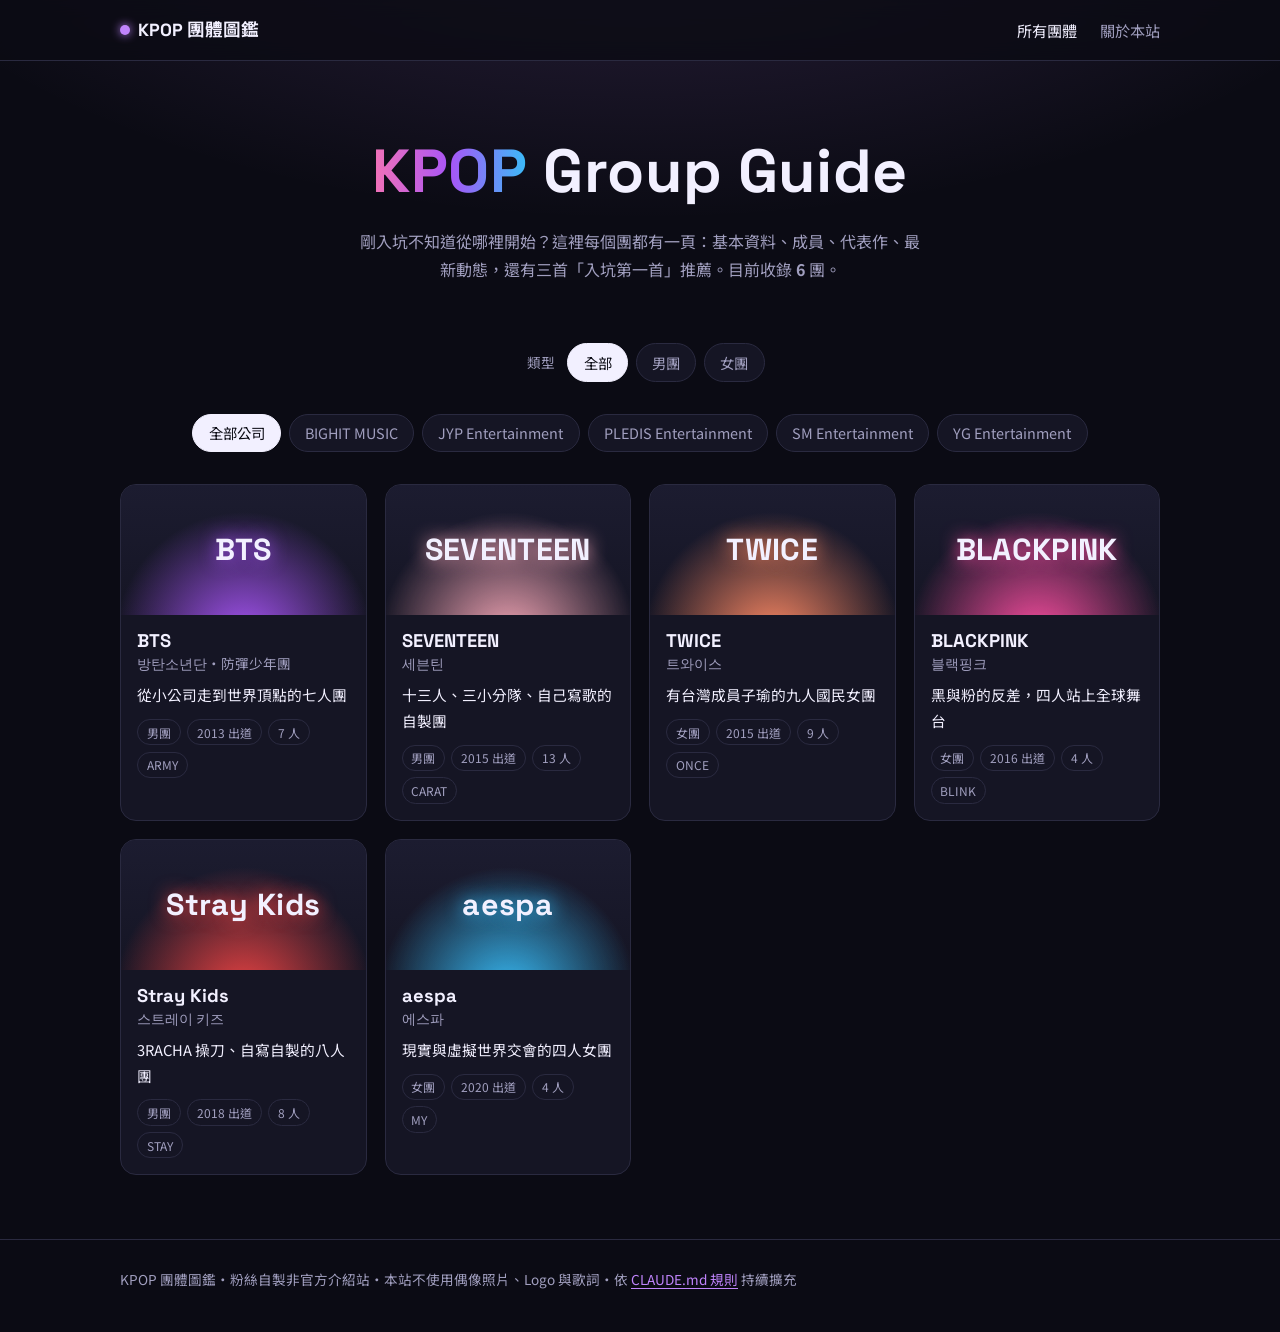
<file: index.html>
<!DOCTYPE html>
<html lang="zh-Hant-TW">
<head>
  <meta charset="UTF-8">
  <meta name="viewport" content="width=device-width, initial-scale=1.0">
  <title>KPOP 團體圖鑑</title>
  <meta name="description" content="給新粉絲的 KPOP 團體入坑指南：每團一頁，成員、代表作、最新動態與入坑推薦。">
  <link rel="preconnect" href="https://fonts.googleapis.com">
  <link rel="preconnect" href="https://fonts.gstatic.com" crossorigin>
  <link href="https://fonts.googleapis.com/css2?family=Noto+Sans+TC:wght@400;500;700&family=Space+Grotesk:wght@500;700&display=swap" rel="stylesheet">
  <link rel="stylesheet" href="assets/css/style.css">
</head>
<body>

<header class="site-header">
  <div class="container">
    <a class="brand" href="index.html"><span class="brand-dot"></span>KPOP 團體圖鑑</a>
    <nav class="site-nav">
      <a href="index.html" aria-current="page">所有團體</a>
      <a href="about.html">關於本站</a>
    </nav>
  </div>
</header>

<main class="container">
  <section class="home-hero">
    <h1 class="en"><span>KPOP</span> Group Guide</h1>
    <p>剛入坑不知道從哪裡開始？這裡每個團都有一頁：基本資料、成員、代表作、最新動態，還有三首「入坑第一首」推薦。目前收錄 <strong id="group-count">0</strong> 團。</p>
  </section>

  <div class="filters" role="group" aria-label="篩選">
    <span class="filter-label">類型</span>
    <button class="chip" data-type="all" aria-pressed="true">全部</button>
    <button class="chip" data-type="boy" aria-pressed="false">男團</button>
    <button class="chip" data-type="girl" aria-pressed="false">女團</button>
  </div>
  <div class="filters" id="agency-filters" role="group" aria-label="經紀公司篩選"></div>

  <div class="grid" id="group-grid"></div>
</main>

<footer class="site-footer">
  <div class="container">
    KPOP 團體圖鑑・粉絲自製非官方介紹站・本站不使用偶像照片、Logo 與歌詞・依 <a href="about.html">CLAUDE.md 規則</a> 持續擴充
  </div>
</footer>

<script src="assets/js/groups-data.js"></script>
<script src="assets/js/main.js"></script>
</body>
</html>
</file>
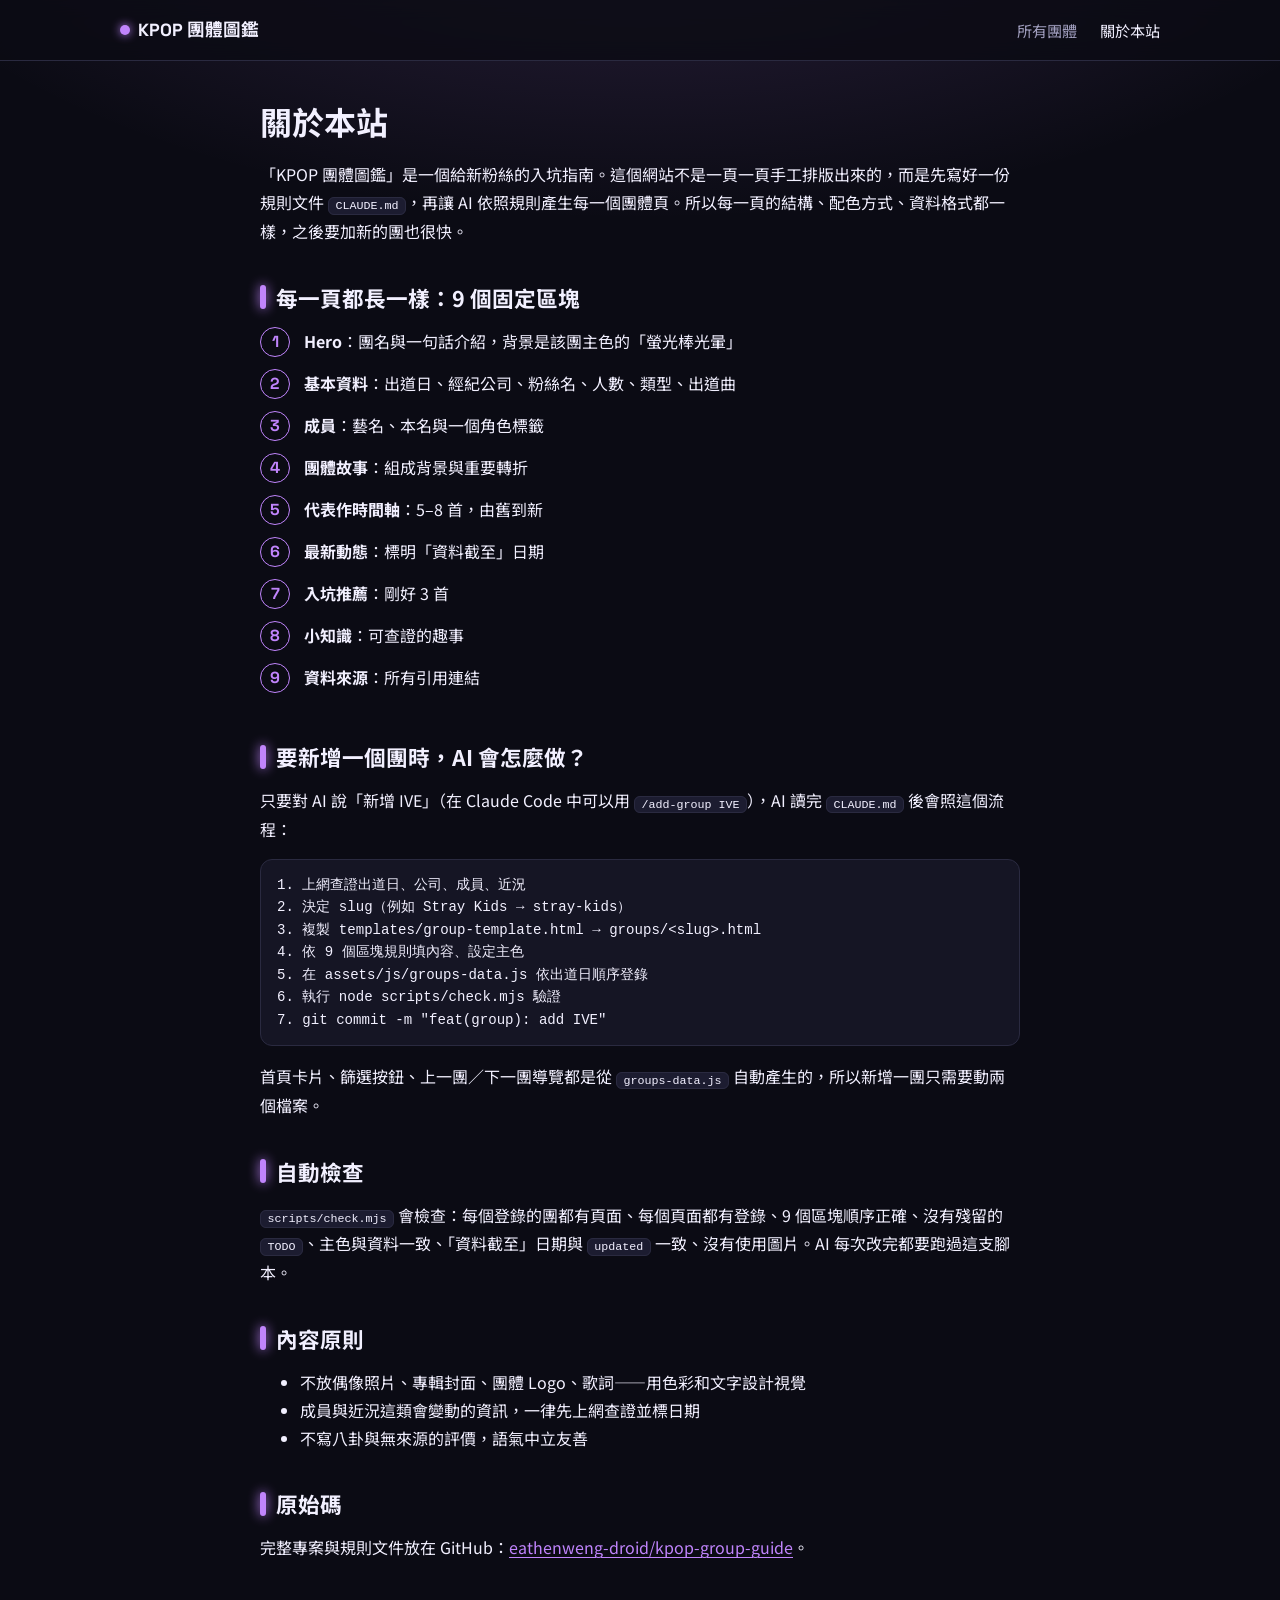
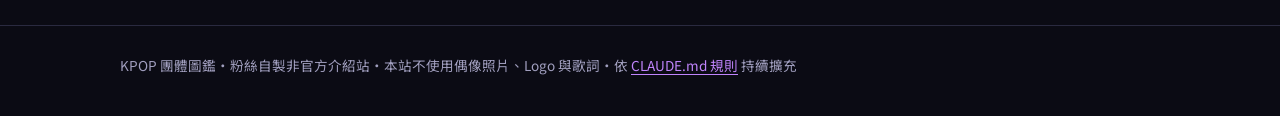
<file: about.html>
<!DOCTYPE html>
<html lang="zh-Hant-TW">
<head>
  <meta charset="UTF-8">
  <meta name="viewport" content="width=device-width, initial-scale=1.0">
  <title>關於本站 | KPOP 團體圖鑑</title>
  <link rel="preconnect" href="https://fonts.googleapis.com">
  <link rel="preconnect" href="https://fonts.gstatic.com" crossorigin>
  <link href="https://fonts.googleapis.com/css2?family=Noto+Sans+TC:wght@400;500;700&family=Space+Grotesk:wght@500;700&display=swap" rel="stylesheet">
  <link rel="stylesheet" href="assets/css/style.css">
</head>
<body>

<header class="site-header">
  <div class="container">
    <a class="brand" href="index.html"><span class="brand-dot"></span>KPOP 團體圖鑑</a>
    <nav class="site-nav">
      <a href="index.html">所有團體</a>
      <a href="about.html" aria-current="page">關於本站</a>
    </nav>
  </div>
</header>

<main class="container">
  <article class="prose">
    <h1>關於本站</h1>
    <p>「KPOP 團體圖鑑」是一個給新粉絲的入坑指南。這個網站不是一頁一頁手工排版出來的，而是先寫好一份規則文件 <code>CLAUDE.md</code>，再讓 AI 依照規則產生每一個團體頁。所以每一頁的結構、配色方式、資料格式都一樣，之後要加新的團也很快。</p>

    <h2>每一頁都長一樣：9 個固定區塊</h2>
    <ol class="steps">
      <li><strong>Hero</strong>：團名與一句話介紹，背景是該團主色的「螢光棒光暈」</li>
      <li><strong>基本資料</strong>：出道日、經紀公司、粉絲名、人數、類型、出道曲</li>
      <li><strong>成員</strong>：藝名、本名與一個角色標籤</li>
      <li><strong>團體故事</strong>：組成背景與重要轉折</li>
      <li><strong>代表作時間軸</strong>：5–8 首，由舊到新</li>
      <li><strong>最新動態</strong>：標明「資料截至」日期</li>
      <li><strong>入坑推薦</strong>：剛好 3 首</li>
      <li><strong>小知識</strong>：可查證的趣事</li>
      <li><strong>資料來源</strong>：所有引用連結</li>
    </ol>

    <h2>要新增一個團時，AI 會怎麼做？</h2>
    <p>只要對 AI 說「新增 IVE」（在 Claude Code 中可以用 <code>/add-group IVE</code>），AI 讀完 <code>CLAUDE.md</code> 後會照這個流程：</p>
    <pre>1. 上網查證出道日、公司、成員、近況
2. 決定 slug（例如 Stray Kids → stray-kids）
3. 複製 templates/group-template.html → groups/&lt;slug&gt;.html
4. 依 9 個區塊規則填內容、設定主色
5. 在 assets/js/groups-data.js 依出道日順序登錄
6. 執行 node scripts/check.mjs 驗證
7. git commit -m "feat(group): add IVE"</pre>
    <p>首頁卡片、篩選按鈕、上一團／下一團導覽都是從 <code>groups-data.js</code> 自動產生的，所以新增一團只需要動兩個檔案。</p>

    <h2>自動檢查</h2>
    <p><code>scripts/check.mjs</code> 會檢查：每個登錄的團都有頁面、每個頁面都有登錄、9 個區塊順序正確、沒有殘留的 <code>TODO</code>、主色與資料一致、「資料截至」日期與 <code>updated</code> 一致、沒有使用圖片。AI 每次改完都要跑過這支腳本。</p>

    <h2>內容原則</h2>
    <ul class="list">
      <li>不放偶像照片、專輯封面、團體 Logo、歌詞——用色彩和文字設計視覺</li>
      <li>成員與近況這類會變動的資訊，一律先上網查證並標日期</li>
      <li>不寫八卦與無來源的評價，語氣中立友善</li>
    </ul>

    <h2>原始碼</h2>
    <p>完整專案與規則文件放在 GitHub：<a href="https://github.com/eathenweng-droid/kpop-group-guide" target="_blank" rel="noopener">eathenweng-droid/kpop-group-guide</a>。</p>
  </article>
</main>

<footer class="site-footer">
  <div class="container">
    KPOP 團體圖鑑・粉絲自製非官方介紹站・本站不使用偶像照片、Logo 與歌詞・依 <a href="about.html">CLAUDE.md 規則</a> 持續擴充
  </div>
</footer>

<script src="assets/js/groups-data.js"></script>
<script src="assets/js/main.js"></script>
</body>
</html>
</file>
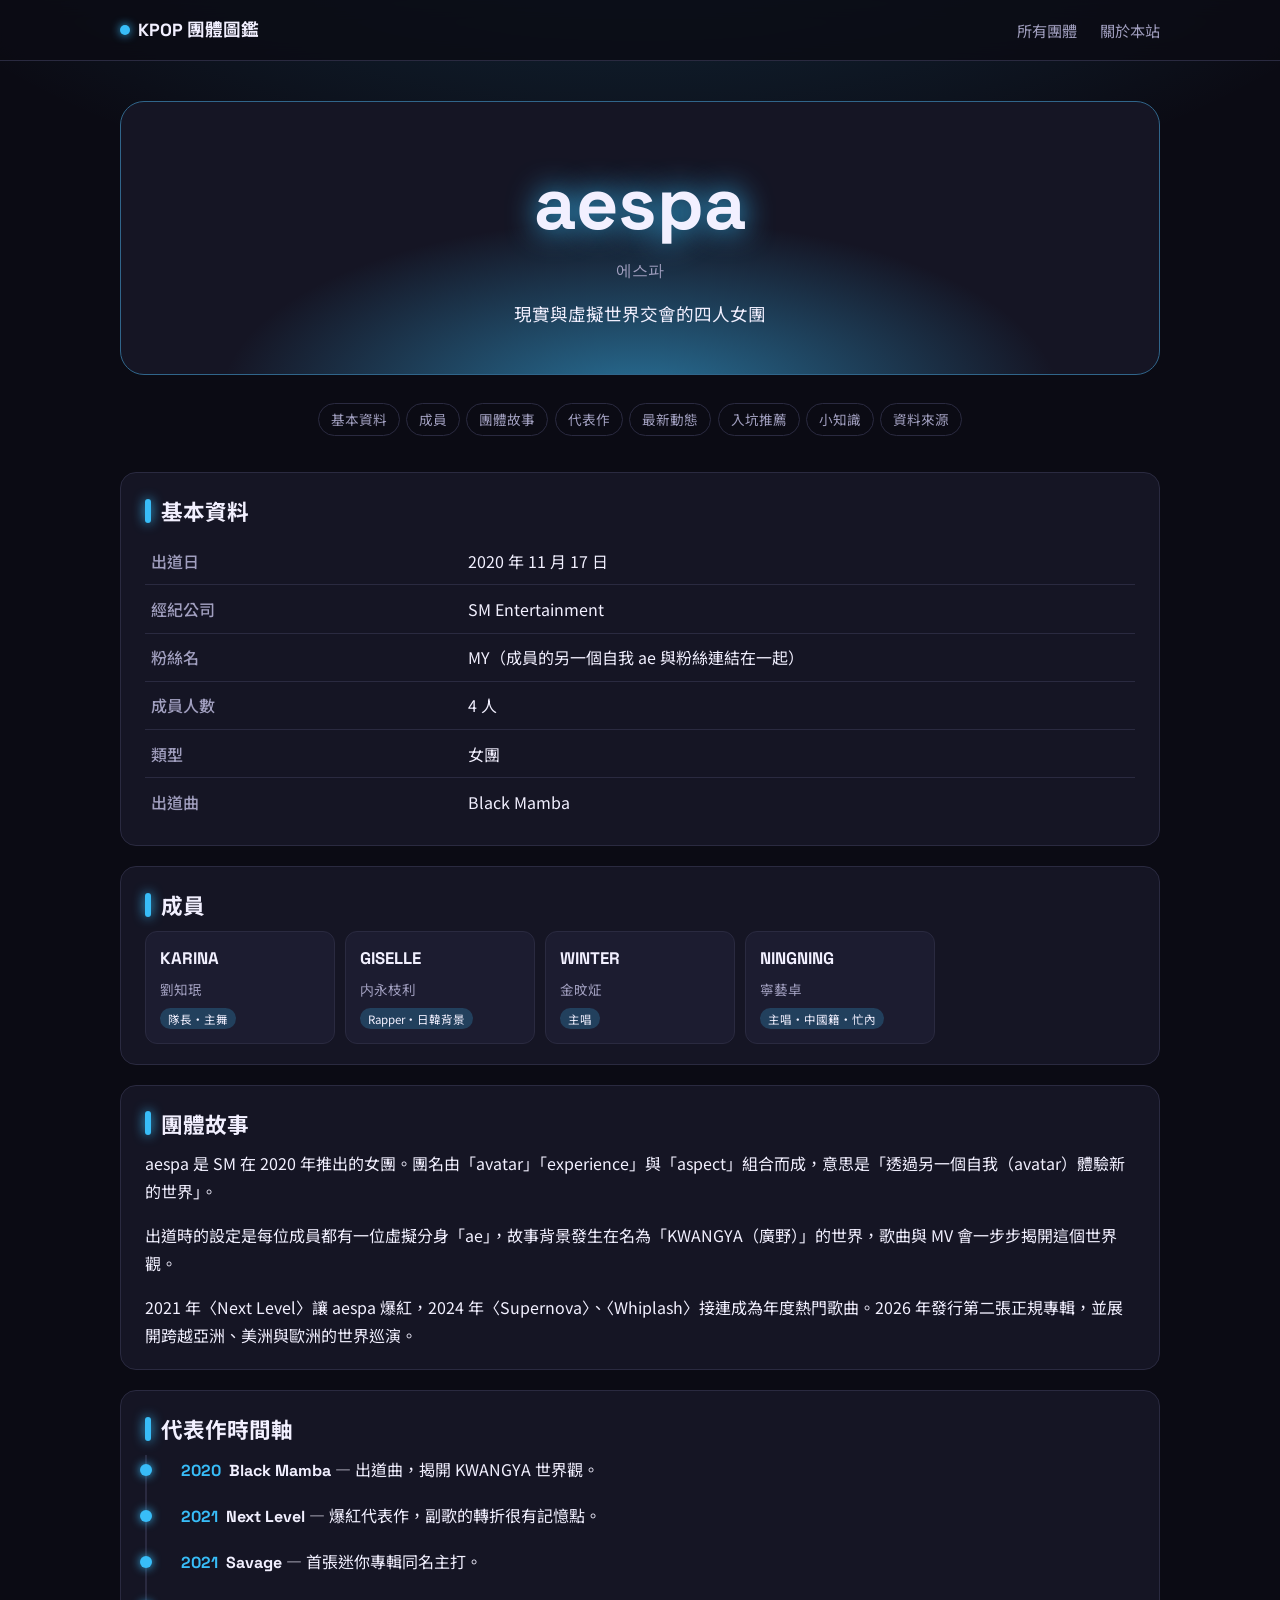
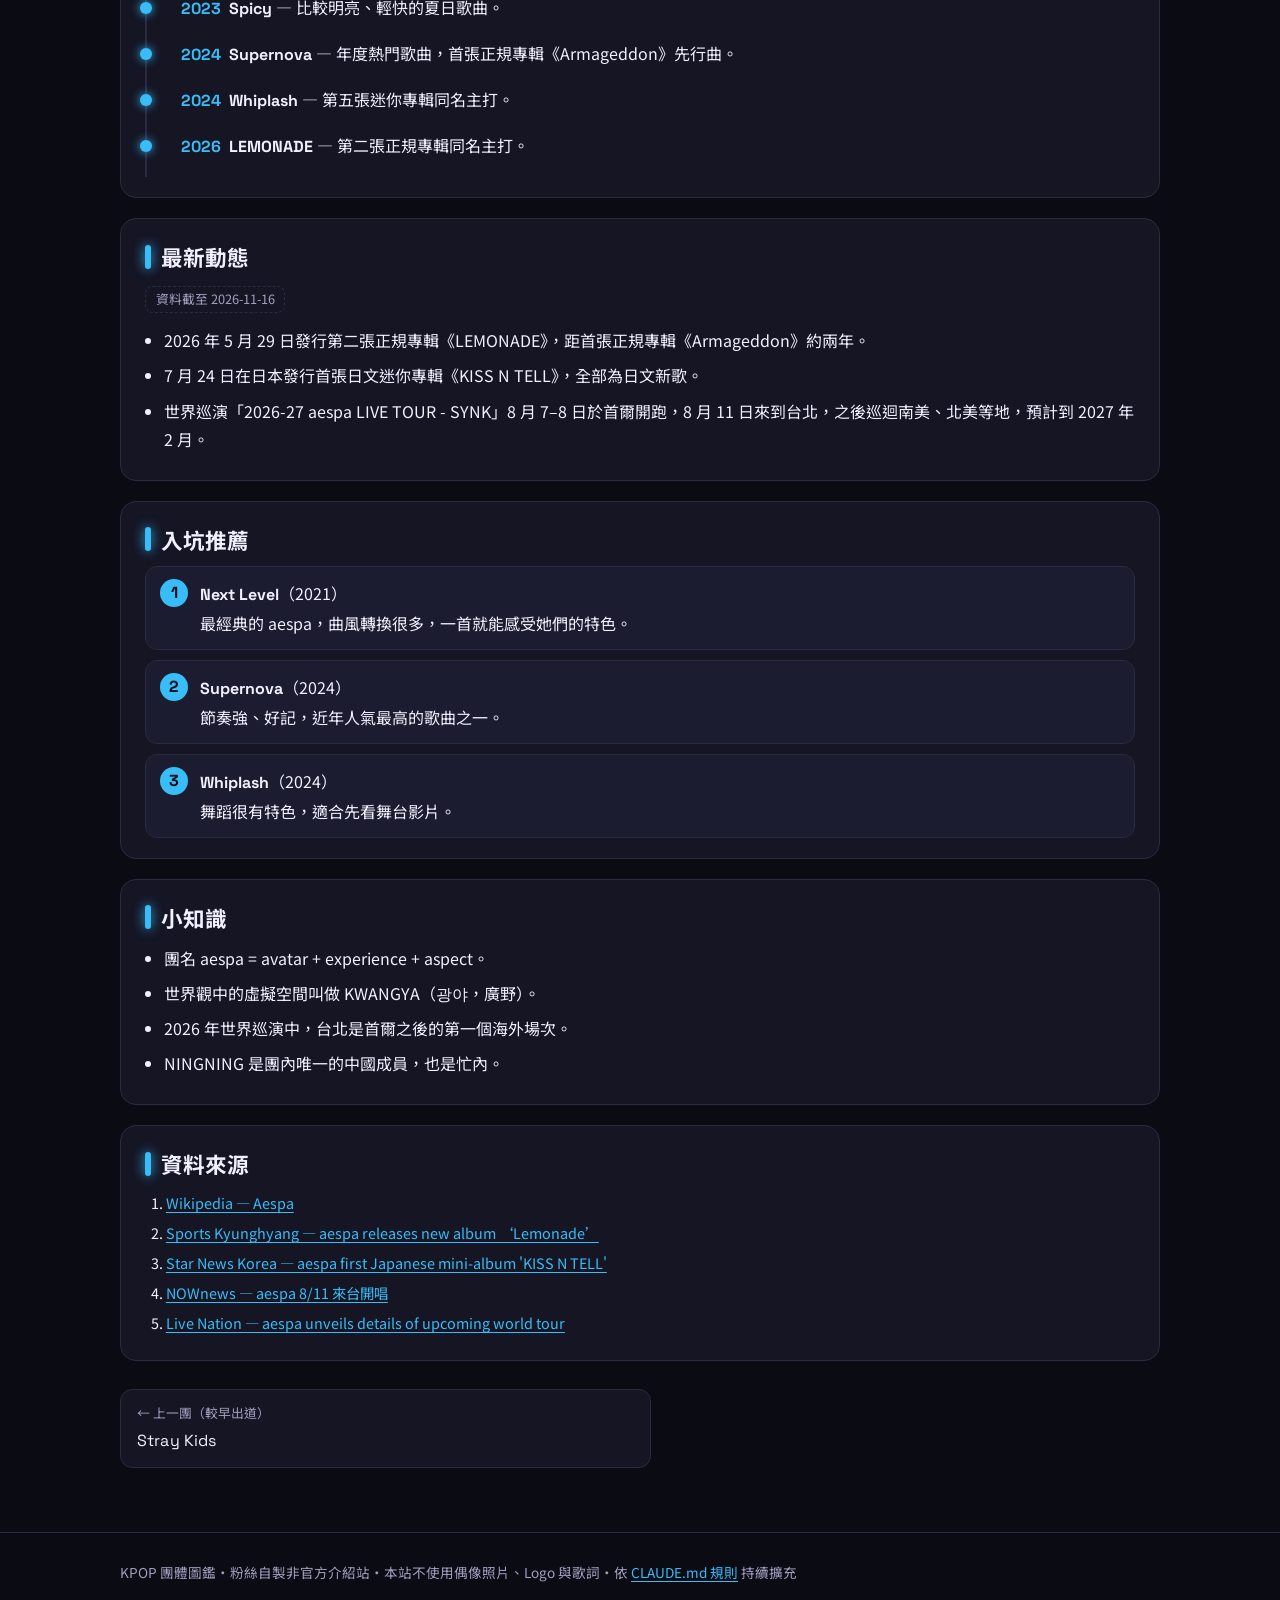
<file: groups/aespa.html>
<!DOCTYPE html>
<html lang="zh-Hant-TW">
<head>
  <meta charset="UTF-8">
  <meta name="viewport" content="width=device-width, initial-scale=1.0">
  <title>aespa | KPOP 團體圖鑑</title>
  <meta name="description" content="aespa 團體介紹：成員、代表作、最新動態與入坑推薦。">
  <link rel="preconnect" href="https://fonts.googleapis.com">
  <link rel="preconnect" href="https://fonts.gstatic.com" crossorigin>
  <link href="https://fonts.googleapis.com/css2?family=Noto+Sans+TC:wght@400;500;700&family=Space+Grotesk:wght@500;700&display=swap" rel="stylesheet">
  <link rel="stylesheet" href="../assets/css/style.css">
</head>
<body data-slug="aespa" style="--accent:#38bdf8">

<header class="site-header">
  <div class="container">
    <a class="brand" href="../index.html"><span class="brand-dot"></span>KPOP 團體圖鑑</a>
    <nav class="site-nav">
      <a href="../index.html">所有團體</a>
      <a href="../about.html">關於本站</a>
    </nav>
  </div>
</header>

<main class="container">

  <section id="hero" class="hero-glow">
    <h1>aespa</h1>
    <p class="names">에스파</p>
    <p class="tagline">現實與虛擬世界交會的四人女團</p>
  </section>

  <nav class="toc" aria-label="本頁目錄">
    <a href="#profile">基本資料</a><a href="#members">成員</a><a href="#story">團體故事</a>
    <a href="#discography">代表作</a><a href="#latest">最新動態</a><a href="#starter">入坑推薦</a>
    <a href="#trivia">小知識</a><a href="#sources">資料來源</a>
  </nav>

  <section id="profile" class="section">
    <h2>基本資料</h2>
    <table class="profile-table">
      <tr><th>出道日</th><td>2020 年 11 月 17 日</td></tr>
      <tr><th>經紀公司</th><td>SM Entertainment</td></tr>
      <tr><th>粉絲名</th><td>MY（成員的另一個自我 ae 與粉絲連結在一起）</td></tr>
      <tr><th>成員人數</th><td>4 人</td></tr>
      <tr><th>類型</th><td>女團</td></tr>
      <tr><th>出道曲</th><td>Black Mamba</td></tr>
    </table>
  </section>

  <section id="members" class="section">
    <h2>成員</h2>
    <ul class="members">
      <li class="member"><strong>KARINA</strong><span class="real">劉知珉</span><br><span class="role">隊長・主舞</span></li>
      <li class="member"><strong>GISELLE</strong><span class="real">内永枝利</span><br><span class="role">Rapper・日韓背景</span></li>
      <li class="member"><strong>WINTER</strong><span class="real">金旼炡</span><br><span class="role">主唱</span></li>
      <li class="member"><strong>NINGNING</strong><span class="real">寧藝卓</span><br><span class="role">主唱・中國籍・忙內</span></li>
    </ul>
  </section>

  <section id="story" class="section">
    <h2>團體故事</h2>
    <p>aespa 是 SM 在 2020 年推出的女團。團名由「avatar」「experience」與「aspect」組合而成，意思是「透過另一個自我（avatar）體驗新的世界」。</p>
    <p>出道時的設定是每位成員都有一位虛擬分身「ae」，故事背景發生在名為「KWANGYA（廣野）」的世界，歌曲與 MV 會一步步揭開這個世界觀。</p>
    <p>2021 年〈Next Level〉讓 aespa 爆紅，2024 年〈Supernova〉、〈Whiplash〉接連成為年度熱門歌曲。2026 年發行第二張正規專輯，並展開跨越亞洲、美洲與歐洲的世界巡演。</p>
  </section>

  <section id="discography" class="section">
    <h2>代表作時間軸</h2>
    <ol class="timeline">
      <li><span class="year">2020</span><span class="work">Black Mamba</span> — 出道曲，揭開 KWANGYA 世界觀。</li>
      <li><span class="year">2021</span><span class="work">Next Level</span> — 爆紅代表作，副歌的轉折很有記憶點。</li>
      <li><span class="year">2021</span><span class="work">Savage</span> — 首張迷你專輯同名主打。</li>
      <li><span class="year">2023</span><span class="work">Spicy</span> — 比較明亮、輕快的夏日歌曲。</li>
      <li><span class="year">2024</span><span class="work">Supernova</span> — 年度熱門歌曲，首張正規專輯《Armageddon》先行曲。</li>
      <li><span class="year">2024</span><span class="work">Whiplash</span> — 第五張迷你專輯同名主打。</li>
      <li><span class="year">2026</span><span class="work">LEMONADE</span> — 第二張正規專輯同名主打。</li>
    </ol>
  </section>

  <section id="latest" class="section">
    <h2>最新動態</h2>
    <span class="asof">資料截至 2026-11-16</span>
    <ul class="list">
      <li>2026 年 5 月 29 日發行第二張正規專輯《LEMONADE》，距首張正規專輯《Armageddon》約兩年。</li>
      <li>7 月 24 日在日本發行首張日文迷你專輯《KISS N TELL》，全部為日文新歌。</li>
      <li>世界巡演「2026-27 aespa LIVE TOUR - SYNK」8 月 7–8 日於首爾開跑，8 月 11 日來到台北，之後巡迴南美、北美等地，預計到 2027 年 2 月。</li>
    </ul>
  </section>

  <section id="starter" class="section">
    <h2>入坑推薦</h2>
    <ol class="starter">
      <li><span class="song">Next Level</span>（2021）<br>最經典的 aespa，曲風轉換很多，一首就能感受她們的特色。</li>
      <li><span class="song">Supernova</span>（2024）<br>節奏強、好記，近年人氣最高的歌曲之一。</li>
      <li><span class="song">Whiplash</span>（2024）<br>舞蹈很有特色，適合先看舞台影片。</li>
    </ol>
  </section>

  <section id="trivia" class="section">
    <h2>小知識</h2>
    <ul class="list">
      <li>團名 aespa = avatar + experience + aspect。</li>
      <li>世界觀中的虛擬空間叫做 KWANGYA（광야，廣野）。</li>
      <li>2026 年世界巡演中，台北是首爾之後的第一個海外場次。</li>
      <li>NINGNING 是團內唯一的中國成員，也是忙內。</li>
    </ul>
  </section>

  <section id="sources" class="section sources">
    <h2>資料來源</h2>
    <ol>
      <li><a href="https://en.wikipedia.org/wiki/Aespa" target="_blank" rel="noopener">Wikipedia — Aespa</a></li>
      <li><a href="https://sports.khan.co.kr/en/article/202605290102007" target="_blank" rel="noopener">Sports Kyunghyang — aespa releases new album ‘Lemonade’</a></li>
      <li><a href="https://www.starnewskorea.com/en/music/2026/07/02/2026070213545178140" target="_blank" rel="noopener">Star News Korea — aespa first Japanese mini-album &#x27;KISS N TELL&#x27;</a></li>
      <li><a href="https://www.nownews.com/news/6809413" target="_blank" rel="noopener">NOWnews — aespa 8/11 來台開唱</a></li>
      <li><a href="https://news.livenationentertainment.com/news/global-k-pop-force-aespa-unveils-details-of-upcoming-world-tour-2026-27-aespa-live-tour-synk-complaexity" target="_blank" rel="noopener">Live Nation — aespa unveils details of upcoming world tour</a></li>
    </ol>
  </section>

  <nav class="pager" data-slug="aespa"></nav>
</main>

<footer class="site-footer">
  <div class="container">
    KPOP 團體圖鑑・粉絲自製非官方介紹站・本站不使用偶像照片、Logo 與歌詞・依 <a href="../about.html">CLAUDE.md 規則</a> 持續擴充
  </div>
</footer>

<script src="../assets/js/groups-data.js"></script>
<script src="../assets/js/main.js"></script>
</body>
</html>
</file>
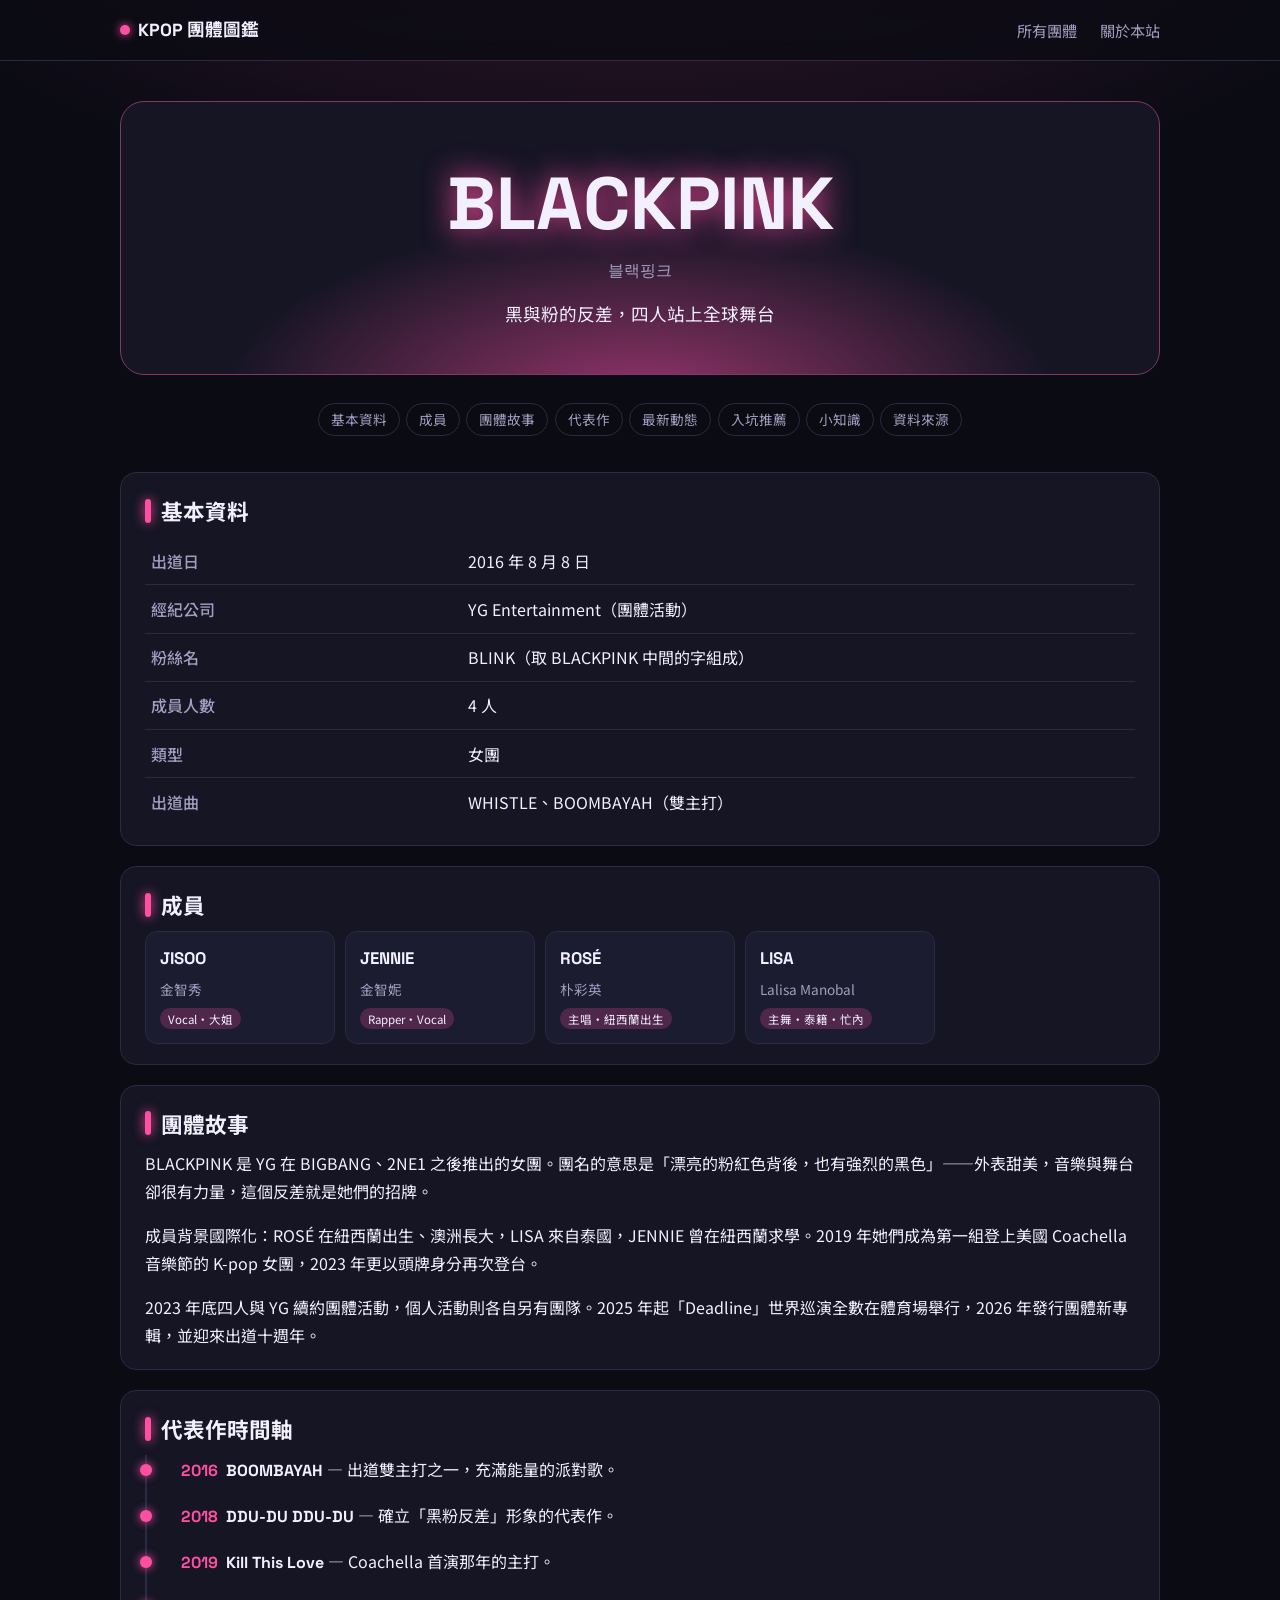
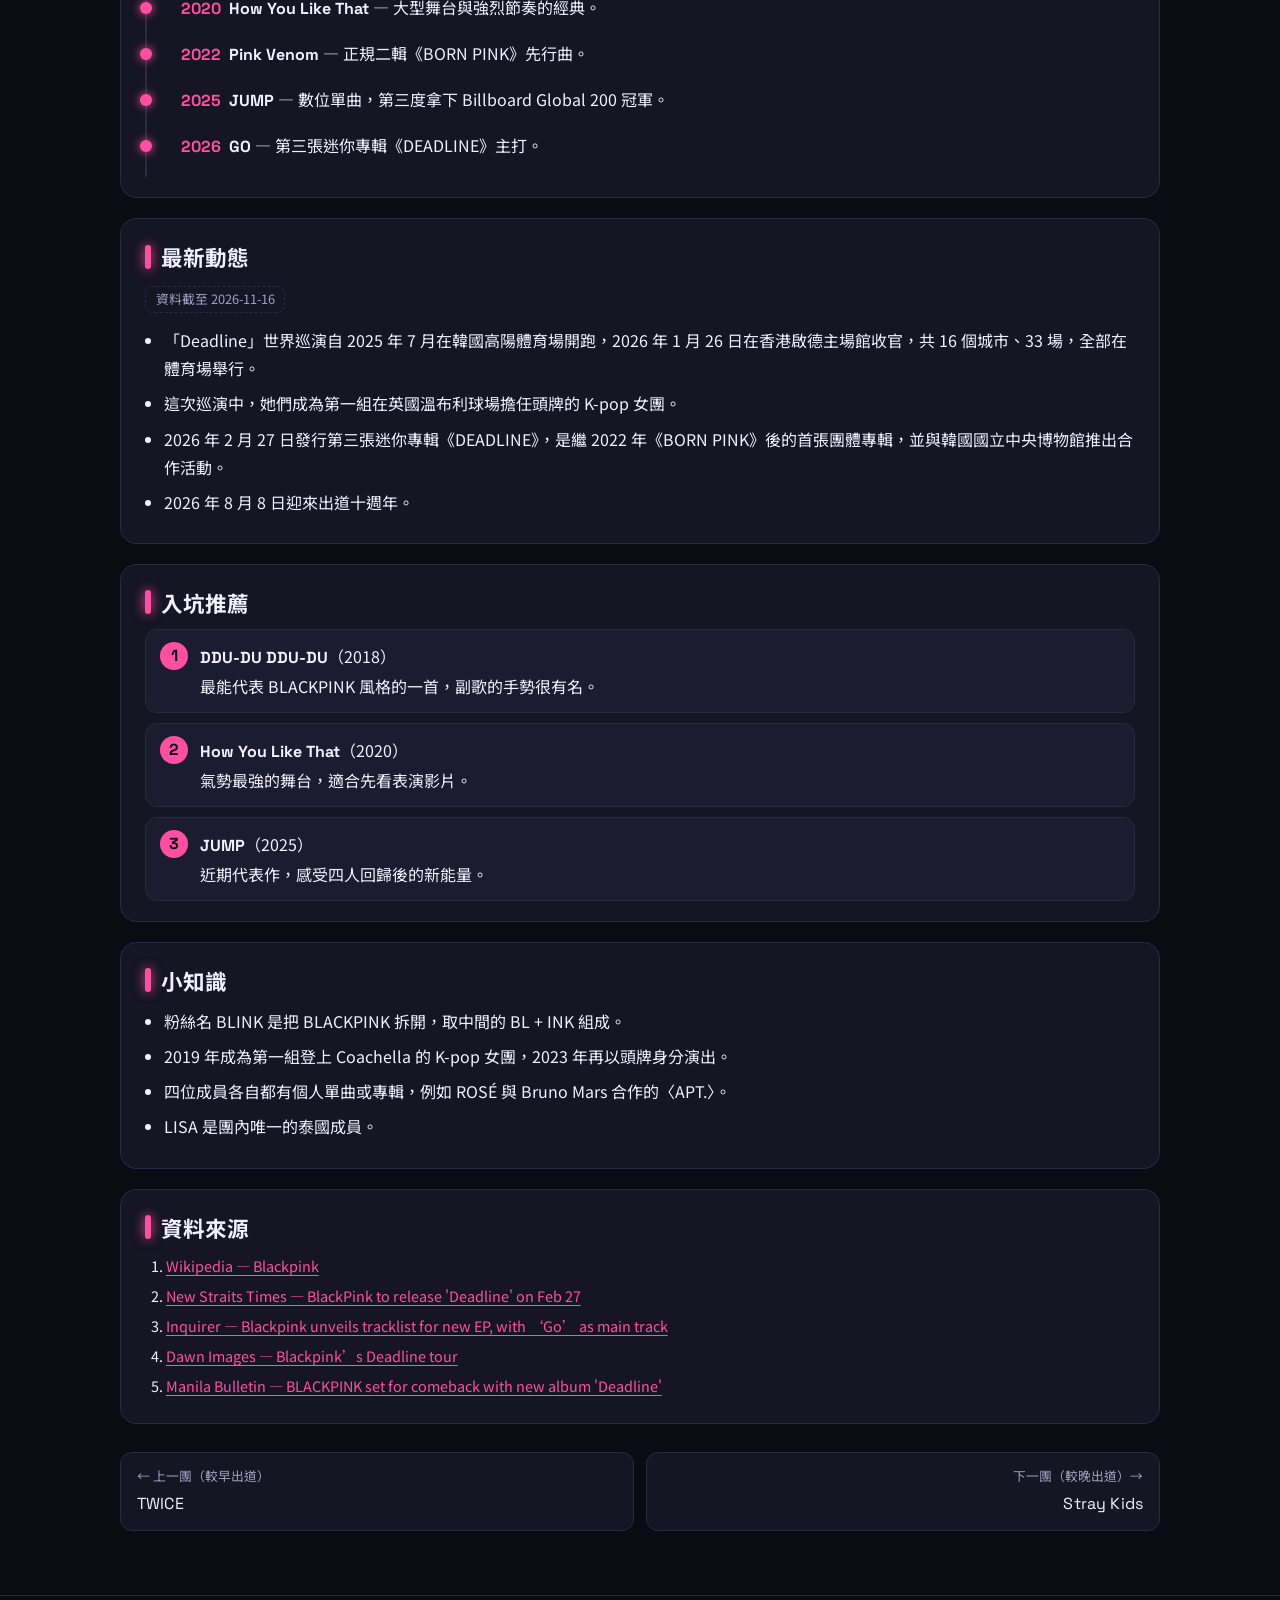
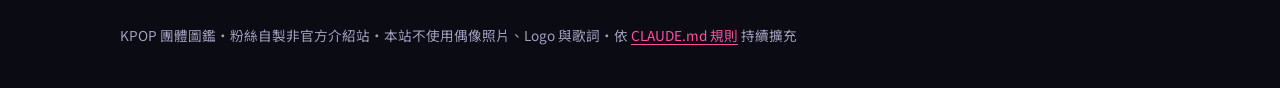
<file: groups/blackpink.html>
<!DOCTYPE html>
<html lang="zh-Hant-TW">
<head>
  <meta charset="UTF-8">
  <meta name="viewport" content="width=device-width, initial-scale=1.0">
  <title>BLACKPINK | KPOP 團體圖鑑</title>
  <meta name="description" content="BLACKPINK 團體介紹：成員、代表作、最新動態與入坑推薦。">
  <link rel="preconnect" href="https://fonts.googleapis.com">
  <link rel="preconnect" href="https://fonts.gstatic.com" crossorigin>
  <link href="https://fonts.googleapis.com/css2?family=Noto+Sans+TC:wght@400;500;700&family=Space+Grotesk:wght@500;700&display=swap" rel="stylesheet">
  <link rel="stylesheet" href="../assets/css/style.css">
</head>
<body data-slug="blackpink" style="--accent:#ff4fa3">

<header class="site-header">
  <div class="container">
    <a class="brand" href="../index.html"><span class="brand-dot"></span>KPOP 團體圖鑑</a>
    <nav class="site-nav">
      <a href="../index.html">所有團體</a>
      <a href="../about.html">關於本站</a>
    </nav>
  </div>
</header>

<main class="container">

  <section id="hero" class="hero-glow">
    <h1>BLACKPINK</h1>
    <p class="names">블랙핑크</p>
    <p class="tagline">黑與粉的反差，四人站上全球舞台</p>
  </section>

  <nav class="toc" aria-label="本頁目錄">
    <a href="#profile">基本資料</a><a href="#members">成員</a><a href="#story">團體故事</a>
    <a href="#discography">代表作</a><a href="#latest">最新動態</a><a href="#starter">入坑推薦</a>
    <a href="#trivia">小知識</a><a href="#sources">資料來源</a>
  </nav>

  <section id="profile" class="section">
    <h2>基本資料</h2>
    <table class="profile-table">
      <tr><th>出道日</th><td>2016 年 8 月 8 日</td></tr>
      <tr><th>經紀公司</th><td>YG Entertainment（團體活動）</td></tr>
      <tr><th>粉絲名</th><td>BLINK（取 BLACKPINK 中間的字組成）</td></tr>
      <tr><th>成員人數</th><td>4 人</td></tr>
      <tr><th>類型</th><td>女團</td></tr>
      <tr><th>出道曲</th><td>WHISTLE、BOOMBAYAH（雙主打）</td></tr>
    </table>
  </section>

  <section id="members" class="section">
    <h2>成員</h2>
    <ul class="members">
      <li class="member"><strong>JISOO</strong><span class="real">金智秀</span><br><span class="role">Vocal・大姐</span></li>
      <li class="member"><strong>JENNIE</strong><span class="real">金智妮</span><br><span class="role">Rapper・Vocal</span></li>
      <li class="member"><strong>ROSÉ</strong><span class="real">朴彩英</span><br><span class="role">主唱・紐西蘭出生</span></li>
      <li class="member"><strong>LISA</strong><span class="real">Lalisa Manobal</span><br><span class="role">主舞・泰籍・忙內</span></li>
    </ul>
  </section>

  <section id="story" class="section">
    <h2>團體故事</h2>
    <p>BLACKPINK 是 YG 在 BIGBANG、2NE1 之後推出的女團。團名的意思是「漂亮的粉紅色背後，也有強烈的黑色」——外表甜美，音樂與舞台卻很有力量，這個反差就是她們的招牌。</p>
    <p>成員背景國際化：ROSÉ 在紐西蘭出生、澳洲長大，LISA 來自泰國，JENNIE 曾在紐西蘭求學。2019 年她們成為第一組登上美國 Coachella 音樂節的 K-pop 女團，2023 年更以頭牌身分再次登台。</p>
    <p>2023 年底四人與 YG 續約團體活動，個人活動則各自另有團隊。2025 年起「Deadline」世界巡演全數在體育場舉行，2026 年發行團體新專輯，並迎來出道十週年。</p>
  </section>

  <section id="discography" class="section">
    <h2>代表作時間軸</h2>
    <ol class="timeline">
      <li><span class="year">2016</span><span class="work">BOOMBAYAH</span> — 出道雙主打之一，充滿能量的派對歌。</li>
      <li><span class="year">2018</span><span class="work">DDU-DU DDU-DU</span> — 確立「黑粉反差」形象的代表作。</li>
      <li><span class="year">2019</span><span class="work">Kill This Love</span> — Coachella 首演那年的主打。</li>
      <li><span class="year">2020</span><span class="work">How You Like That</span> — 大型舞台與強烈節奏的經典。</li>
      <li><span class="year">2022</span><span class="work">Pink Venom</span> — 正規二輯《BORN PINK》先行曲。</li>
      <li><span class="year">2025</span><span class="work">JUMP</span> — 數位單曲，第三度拿下 Billboard Global 200 冠軍。</li>
      <li><span class="year">2026</span><span class="work">GO</span> — 第三張迷你專輯《DEADLINE》主打。</li>
    </ol>
  </section>

  <section id="latest" class="section">
    <h2>最新動態</h2>
    <span class="asof">資料截至 2026-11-16</span>
    <ul class="list">
      <li>「Deadline」世界巡演自 2025 年 7 月在韓國高陽體育場開跑，2026 年 1 月 26 日在香港啟德主場館收官，共 16 個城市、33 場，全部在體育場舉行。</li>
      <li>這次巡演中，她們成為第一組在英國溫布利球場擔任頭牌的 K-pop 女團。</li>
      <li>2026 年 2 月 27 日發行第三張迷你專輯《DEADLINE》，是繼 2022 年《BORN PINK》後的首張團體專輯，並與韓國國立中央博物館推出合作活動。</li>
      <li>2026 年 8 月 8 日迎來出道十週年。</li>
    </ul>
  </section>

  <section id="starter" class="section">
    <h2>入坑推薦</h2>
    <ol class="starter">
      <li><span class="song">DDU-DU DDU-DU</span>（2018）<br>最能代表 BLACKPINK 風格的一首，副歌的手勢很有名。</li>
      <li><span class="song">How You Like That</span>（2020）<br>氣勢最強的舞台，適合先看表演影片。</li>
      <li><span class="song">JUMP</span>（2025）<br>近期代表作，感受四人回歸後的新能量。</li>
    </ol>
  </section>

  <section id="trivia" class="section">
    <h2>小知識</h2>
    <ul class="list">
      <li>粉絲名 BLINK 是把 BLACKPINK 拆開，取中間的 BL + INK 組成。</li>
      <li>2019 年成為第一組登上 Coachella 的 K-pop 女團，2023 年再以頭牌身分演出。</li>
      <li>四位成員各自都有個人單曲或專輯，例如 ROSÉ 與 Bruno Mars 合作的〈APT.〉。</li>
      <li>LISA 是團內唯一的泰國成員。</li>
    </ul>
  </section>

  <section id="sources" class="section sources">
    <h2>資料來源</h2>
    <ol>
      <li><a href="https://en.wikipedia.org/wiki/Blackpink" target="_blank" rel="noopener">Wikipedia — Blackpink</a></li>
      <li><a href="https://www.nst.com.my/amp/lifestyle/groove/2026/01/1359966/showbiz-blackpink-release-deadline-feb-27" target="_blank" rel="noopener">New Straits Times — BlackPink to release &#x27;Deadline&#x27; on Feb 27</a></li>
      <li><a href="https://entertainment.inquirer.net/?p=652152" target="_blank" rel="noopener">Inquirer — Blackpink unveils tracklist for new EP, with ‘Go’ as main track</a></li>
      <li><a href="https://images.dawn.com/news/1194952" target="_blank" rel="noopener">Dawn Images — Blackpink’s Deadline tour</a></li>
      <li><a href="https://mb.com.ph/2026/01/15/blackpink-set-for-comeback-with-new-album-deadline-in-february" target="_blank" rel="noopener">Manila Bulletin — BLACKPINK set for comeback with new album &#x27;Deadline&#x27;</a></li>
    </ol>
  </section>

  <nav class="pager" data-slug="blackpink"></nav>
</main>

<footer class="site-footer">
  <div class="container">
    KPOP 團體圖鑑・粉絲自製非官方介紹站・本站不使用偶像照片、Logo 與歌詞・依 <a href="../about.html">CLAUDE.md 規則</a> 持續擴充
  </div>
</footer>

<script src="../assets/js/groups-data.js"></script>
<script src="../assets/js/main.js"></script>
</body>
</html>
</file>
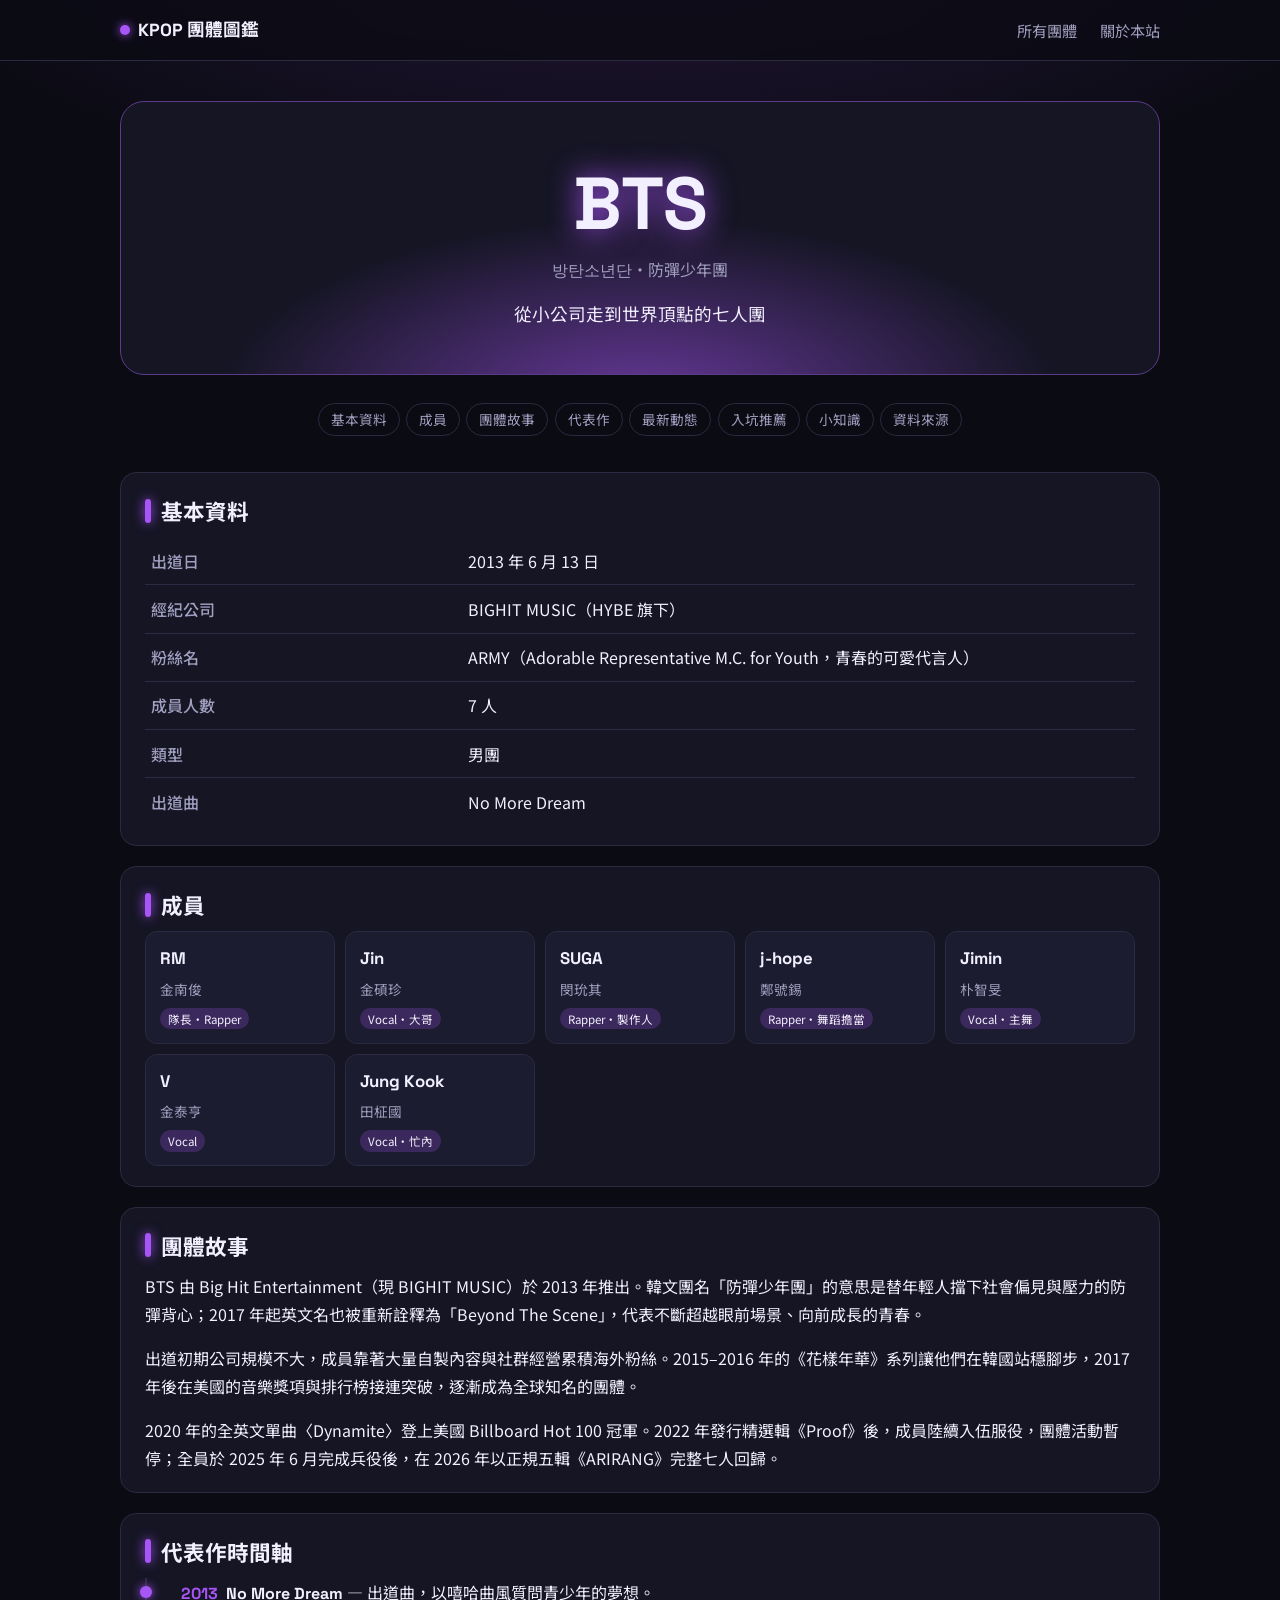
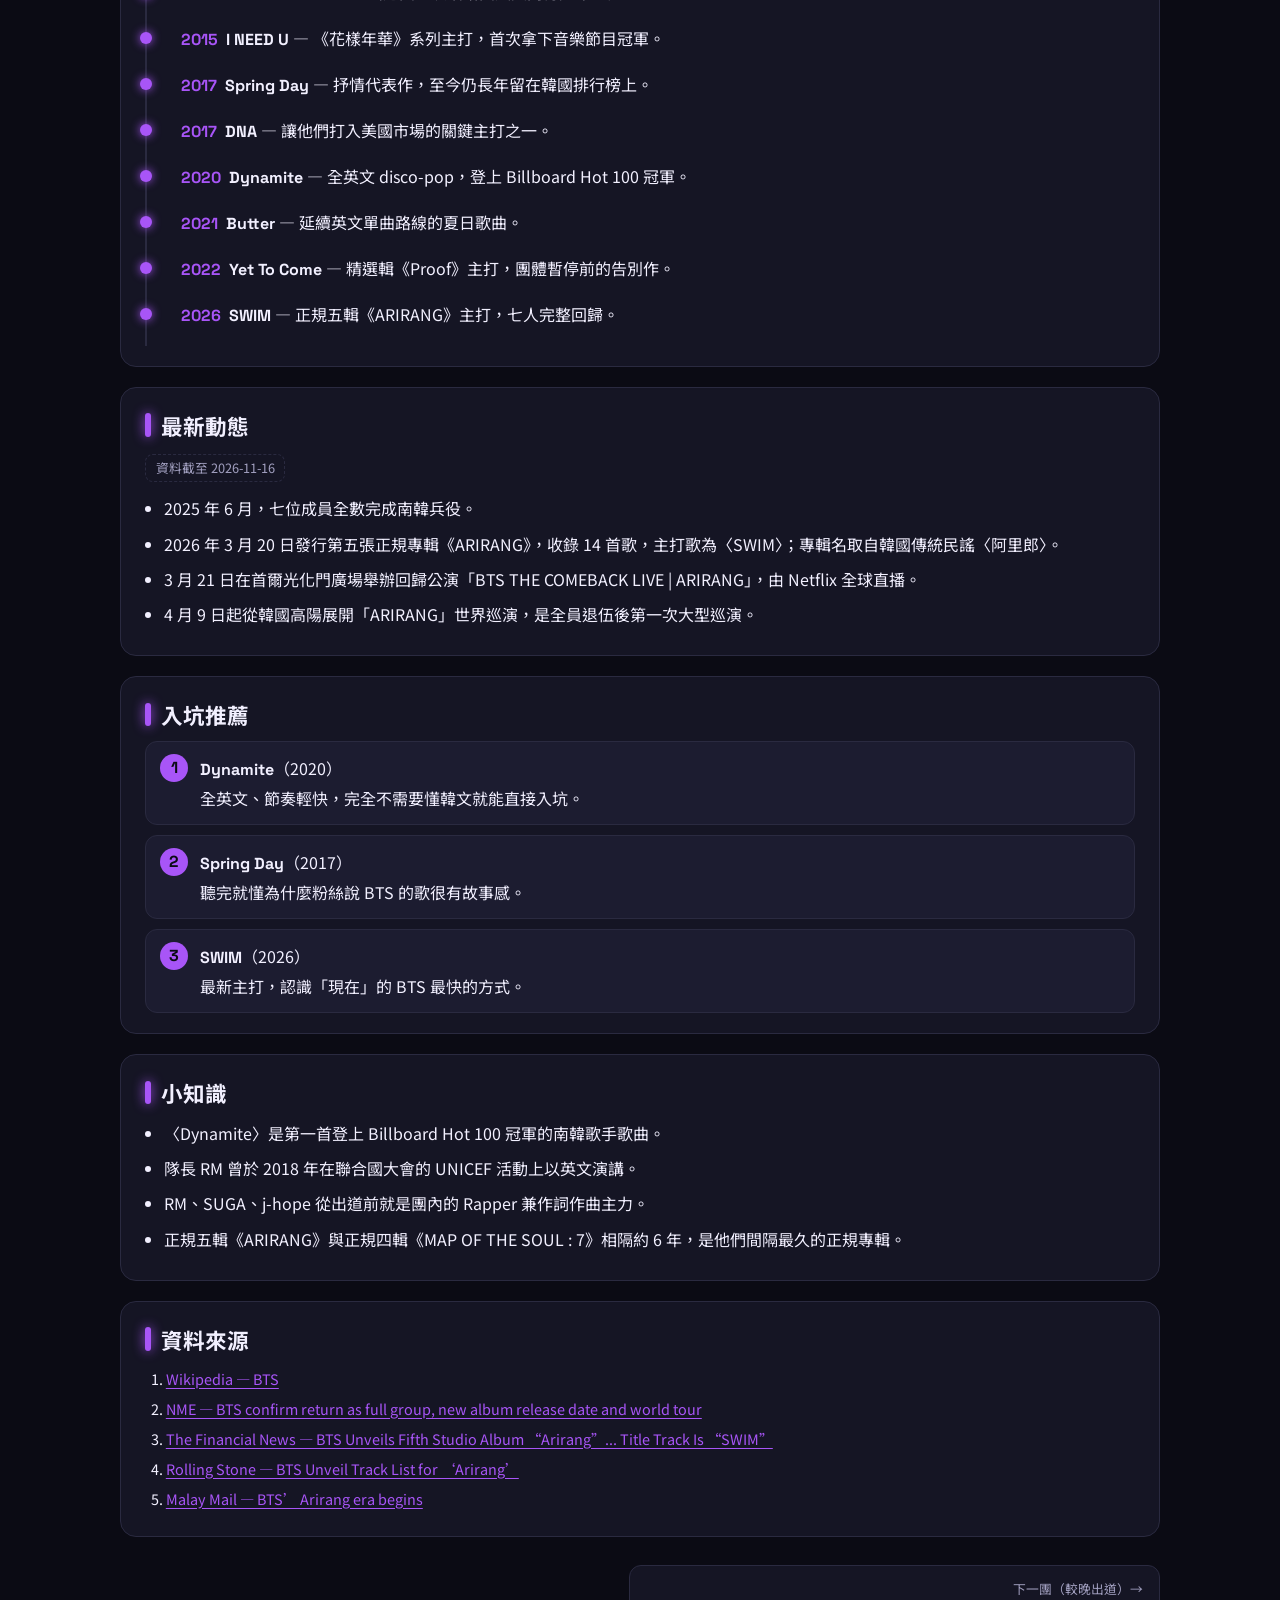
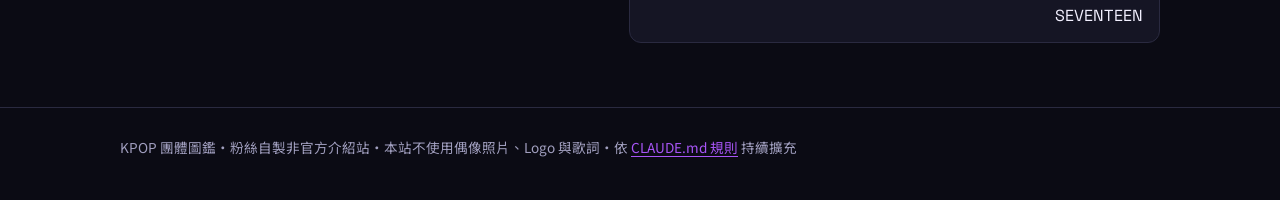
<file: groups/bts.html>
<!DOCTYPE html>
<html lang="zh-Hant-TW">
<head>
  <meta charset="UTF-8">
  <meta name="viewport" content="width=device-width, initial-scale=1.0">
  <title>BTS | KPOP 團體圖鑑</title>
  <meta name="description" content="BTS 團體介紹：成員、代表作、最新動態與入坑推薦。">
  <link rel="preconnect" href="https://fonts.googleapis.com">
  <link rel="preconnect" href="https://fonts.gstatic.com" crossorigin>
  <link href="https://fonts.googleapis.com/css2?family=Noto+Sans+TC:wght@400;500;700&family=Space+Grotesk:wght@500;700&display=swap" rel="stylesheet">
  <link rel="stylesheet" href="../assets/css/style.css">
</head>
<body data-slug="bts" style="--accent:#a855f7">

<header class="site-header">
  <div class="container">
    <a class="brand" href="../index.html"><span class="brand-dot"></span>KPOP 團體圖鑑</a>
    <nav class="site-nav">
      <a href="../index.html">所有團體</a>
      <a href="../about.html">關於本站</a>
    </nav>
  </div>
</header>

<main class="container">

  <section id="hero" class="hero-glow">
    <h1>BTS</h1>
    <p class="names">방탄소년단・防彈少年團</p>
    <p class="tagline">從小公司走到世界頂點的七人團</p>
  </section>

  <nav class="toc" aria-label="本頁目錄">
    <a href="#profile">基本資料</a><a href="#members">成員</a><a href="#story">團體故事</a>
    <a href="#discography">代表作</a><a href="#latest">最新動態</a><a href="#starter">入坑推薦</a>
    <a href="#trivia">小知識</a><a href="#sources">資料來源</a>
  </nav>

  <section id="profile" class="section">
    <h2>基本資料</h2>
    <table class="profile-table">
      <tr><th>出道日</th><td>2013 年 6 月 13 日</td></tr>
      <tr><th>經紀公司</th><td>BIGHIT MUSIC（HYBE 旗下）</td></tr>
      <tr><th>粉絲名</th><td>ARMY（Adorable Representative M.C. for Youth，青春的可愛代言人）</td></tr>
      <tr><th>成員人數</th><td>7 人</td></tr>
      <tr><th>類型</th><td>男團</td></tr>
      <tr><th>出道曲</th><td>No More Dream</td></tr>
    </table>
  </section>

  <section id="members" class="section">
    <h2>成員</h2>
    <ul class="members">
      <li class="member"><strong>RM</strong><span class="real">金南俊</span><br><span class="role">隊長・Rapper</span></li>
      <li class="member"><strong>Jin</strong><span class="real">金碩珍</span><br><span class="role">Vocal・大哥</span></li>
      <li class="member"><strong>SUGA</strong><span class="real">閔玧其</span><br><span class="role">Rapper・製作人</span></li>
      <li class="member"><strong>j-hope</strong><span class="real">鄭號錫</span><br><span class="role">Rapper・舞蹈擔當</span></li>
      <li class="member"><strong>Jimin</strong><span class="real">朴智旻</span><br><span class="role">Vocal・主舞</span></li>
      <li class="member"><strong>V</strong><span class="real">金泰亨</span><br><span class="role">Vocal</span></li>
      <li class="member"><strong>Jung Kook</strong><span class="real">田柾國</span><br><span class="role">Vocal・忙內</span></li>
    </ul>
  </section>

  <section id="story" class="section">
    <h2>團體故事</h2>
    <p>BTS 由 Big Hit Entertainment（現 BIGHIT MUSIC）於 2013 年推出。韓文團名「防彈少年團」的意思是替年輕人擋下社會偏見與壓力的防彈背心；2017 年起英文名也被重新詮釋為「Beyond The Scene」，代表不斷超越眼前場景、向前成長的青春。</p>
    <p>出道初期公司規模不大，成員靠著大量自製內容與社群經營累積海外粉絲。2015–2016 年的《花樣年華》系列讓他們在韓國站穩腳步，2017 年後在美國的音樂獎項與排行榜接連突破，逐漸成為全球知名的團體。</p>
    <p>2020 年的全英文單曲〈Dynamite〉登上美國 Billboard Hot 100 冠軍。2022 年發行精選輯《Proof》後，成員陸續入伍服役，團體活動暫停；全員於 2025 年 6 月完成兵役後，在 2026 年以正規五輯《ARIRANG》完整七人回歸。</p>
  </section>

  <section id="discography" class="section">
    <h2>代表作時間軸</h2>
    <ol class="timeline">
      <li><span class="year">2013</span><span class="work">No More Dream</span> — 出道曲，以嘻哈曲風質問青少年的夢想。</li>
      <li><span class="year">2015</span><span class="work">I NEED U</span> — 《花樣年華》系列主打，首次拿下音樂節目冠軍。</li>
      <li><span class="year">2017</span><span class="work">Spring Day</span> — 抒情代表作，至今仍長年留在韓國排行榜上。</li>
      <li><span class="year">2017</span><span class="work">DNA</span> — 讓他們打入美國市場的關鍵主打之一。</li>
      <li><span class="year">2020</span><span class="work">Dynamite</span> — 全英文 disco-pop，登上 Billboard Hot 100 冠軍。</li>
      <li><span class="year">2021</span><span class="work">Butter</span> — 延續英文單曲路線的夏日歌曲。</li>
      <li><span class="year">2022</span><span class="work">Yet To Come</span> — 精選輯《Proof》主打，團體暫停前的告別作。</li>
      <li><span class="year">2026</span><span class="work">SWIM</span> — 正規五輯《ARIRANG》主打，七人完整回歸。</li>
    </ol>
  </section>

  <section id="latest" class="section">
    <h2>最新動態</h2>
    <span class="asof">資料截至 2026-11-16</span>
    <ul class="list">
      <li>2025 年 6 月，七位成員全數完成南韓兵役。</li>
      <li>2026 年 3 月 20 日發行第五張正規專輯《ARIRANG》，收錄 14 首歌，主打歌為〈SWIM〉；專輯名取自韓國傳統民謠〈阿里郎〉。</li>
      <li>3 月 21 日在首爾光化門廣場舉辦回歸公演「BTS THE COMEBACK LIVE | ARIRANG」，由 Netflix 全球直播。</li>
      <li>4 月 9 日起從韓國高陽展開「ARIRANG」世界巡演，是全員退伍後第一次大型巡演。</li>
    </ul>
  </section>

  <section id="starter" class="section">
    <h2>入坑推薦</h2>
    <ol class="starter">
      <li><span class="song">Dynamite</span>（2020）<br>全英文、節奏輕快，完全不需要懂韓文就能直接入坑。</li>
      <li><span class="song">Spring Day</span>（2017）<br>聽完就懂為什麼粉絲說 BTS 的歌很有故事感。</li>
      <li><span class="song">SWIM</span>（2026）<br>最新主打，認識「現在」的 BTS 最快的方式。</li>
    </ol>
  </section>

  <section id="trivia" class="section">
    <h2>小知識</h2>
    <ul class="list">
      <li>〈Dynamite〉是第一首登上 Billboard Hot 100 冠軍的南韓歌手歌曲。</li>
      <li>隊長 RM 曾於 2018 年在聯合國大會的 UNICEF 活動上以英文演講。</li>
      <li>RM、SUGA、j-hope 從出道前就是團內的 Rapper 兼作詞作曲主力。</li>
      <li>正規五輯《ARIRANG》與正規四輯《MAP OF THE SOUL : 7》相隔約 6 年，是他們間隔最久的正規專輯。</li>
    </ul>
  </section>

  <section id="sources" class="section sources">
    <h2>資料來源</h2>
    <ol>
      <li><a href="https://en.wikipedia.org/wiki/BTS" target="_blank" rel="noopener">Wikipedia — BTS</a></li>
      <li><a href="https://www.nme.com/news/music/bts-confirm-return-as-full-group-new-album-release-date-and-world-tour-3920595" target="_blank" rel="noopener">NME — BTS confirm return as full group, new album release date and world tour</a></li>
      <li><a href="https://en.fnnews.com/news/202603040841301491" target="_blank" rel="noopener">The Financial News — BTS Unveils Fifth Studio Album “Arirang”... Title Track Is “SWIM”</a></li>
      <li><a href="https://www.rollingstone.com/music/music-news/bts-arirang-track-list-1235524160/" target="_blank" rel="noopener">Rolling Stone — BTS Unveil Track List for ‘Arirang’</a></li>
      <li><a href="https://www.malaymail.com/news/showbiz/2026/03/04/bts-arirang-era-begins-14-tracks-global-collaborators-and-a-title-track-called-swim/211286" target="_blank" rel="noopener">Malay Mail — BTS’ Arirang era begins</a></li>
    </ol>
  </section>

  <nav class="pager" data-slug="bts"></nav>
</main>

<footer class="site-footer">
  <div class="container">
    KPOP 團體圖鑑・粉絲自製非官方介紹站・本站不使用偶像照片、Logo 與歌詞・依 <a href="../about.html">CLAUDE.md 規則</a> 持續擴充
  </div>
</footer>

<script src="../assets/js/groups-data.js"></script>
<script src="../assets/js/main.js"></script>
</body>
</html>
</file>
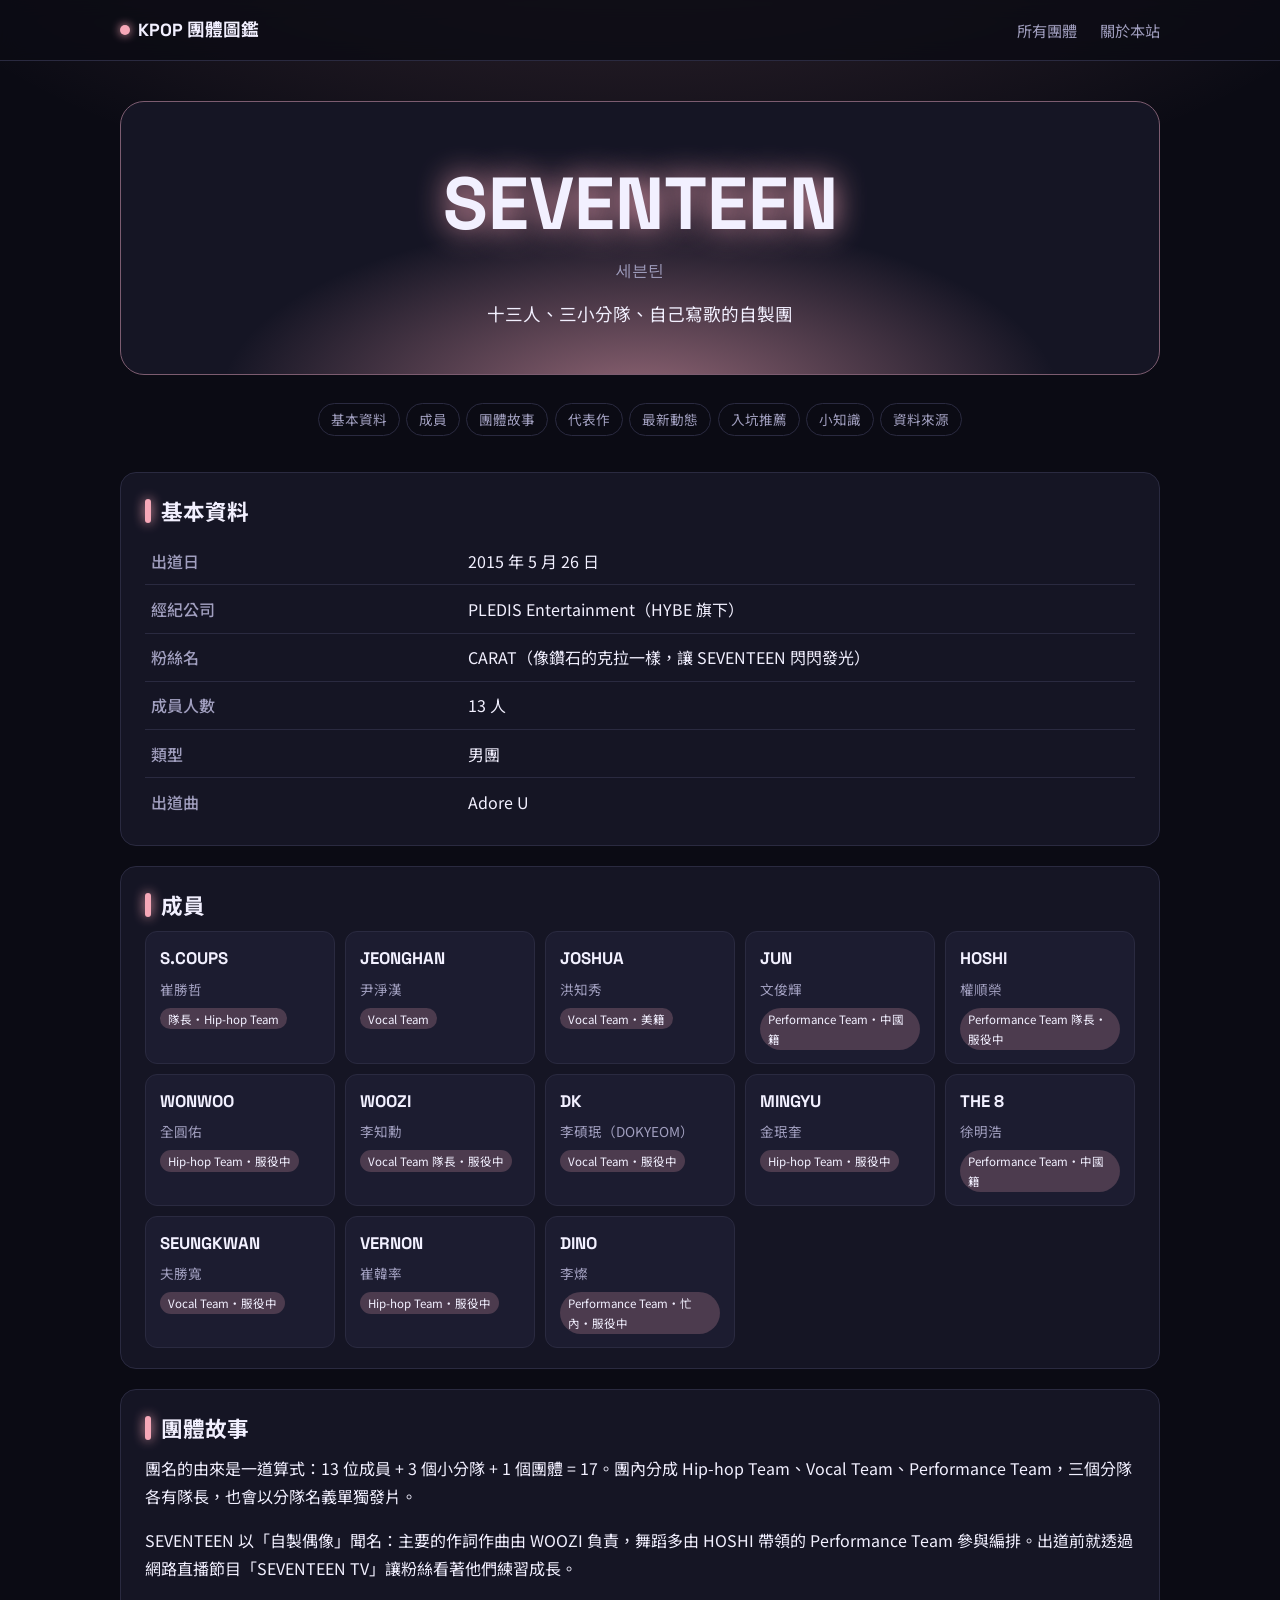
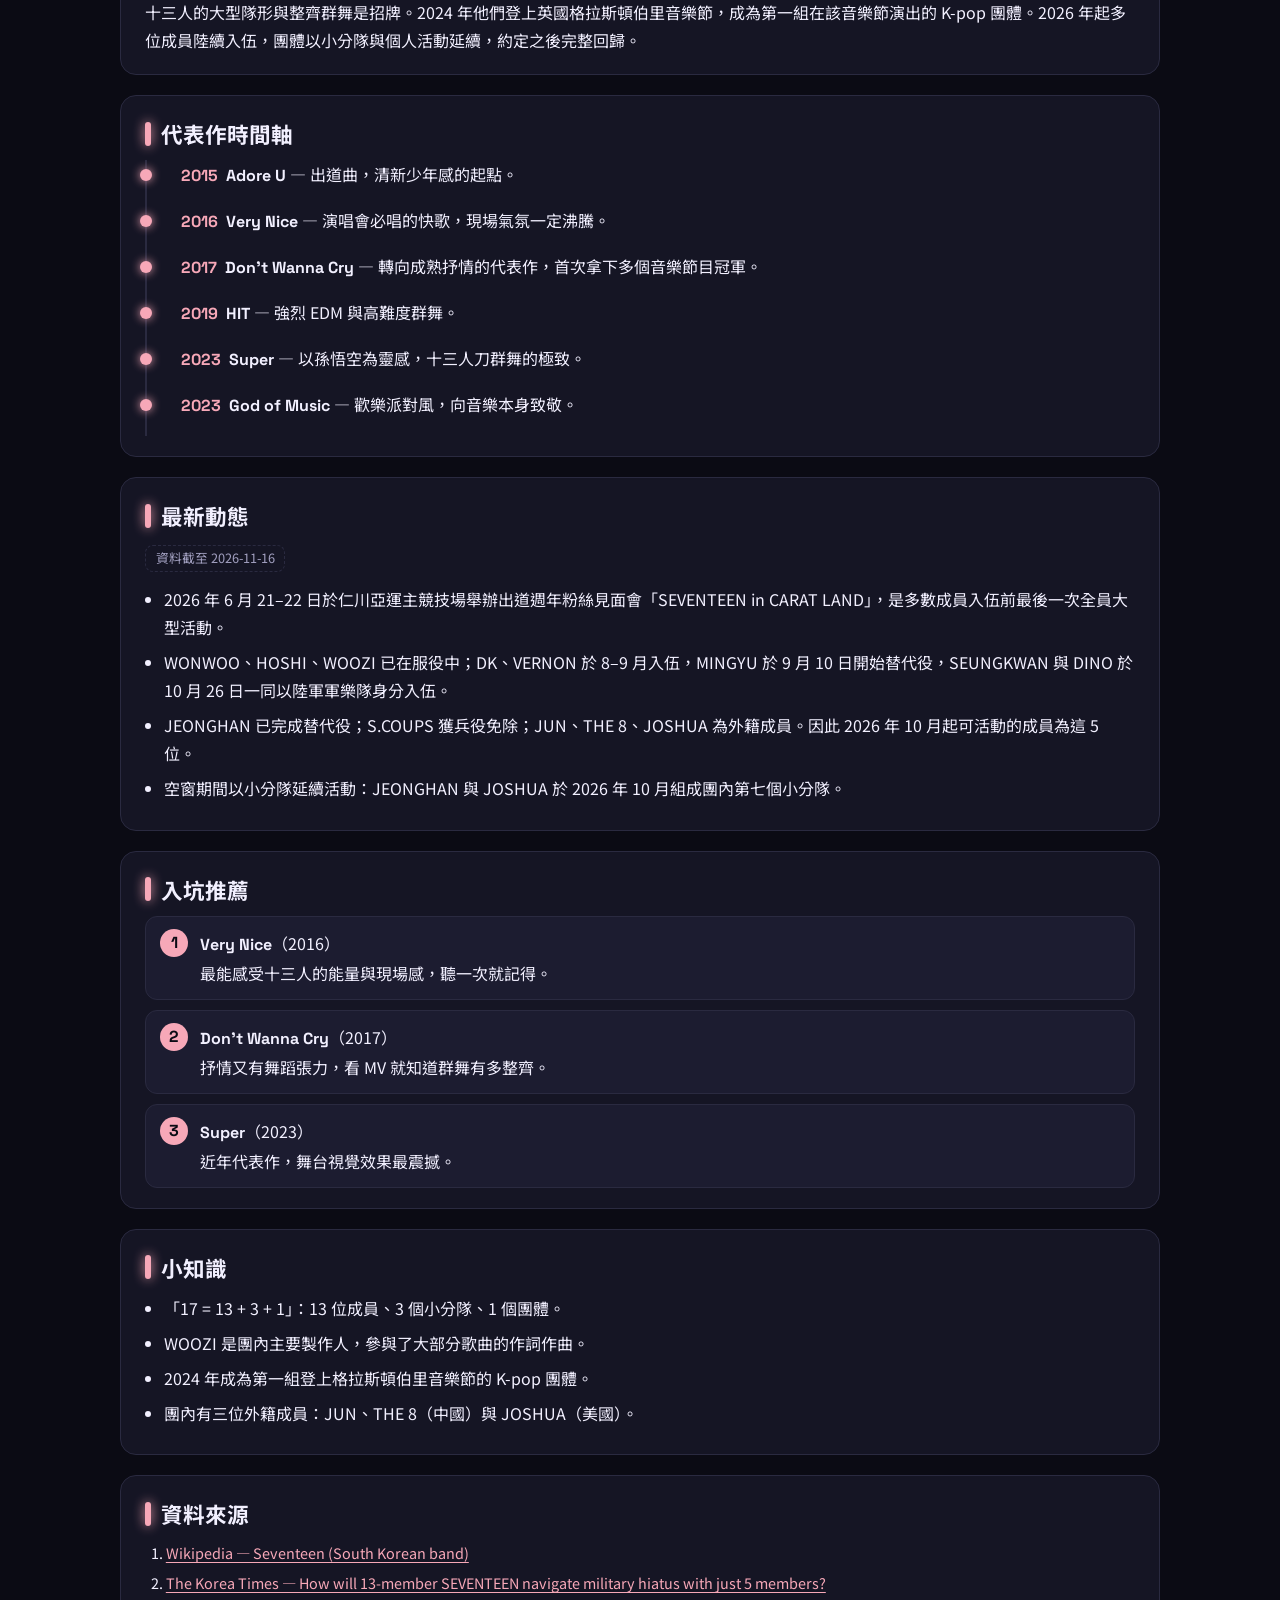
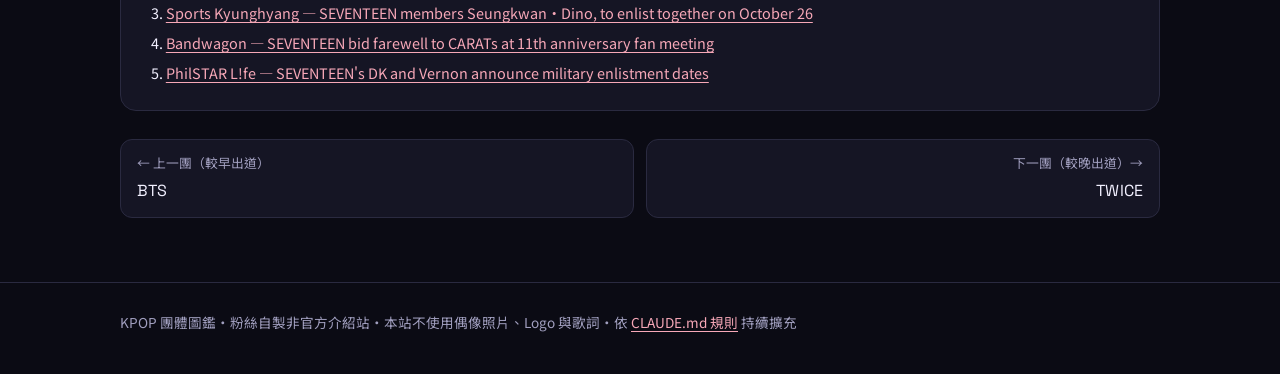
<file: groups/seventeen.html>
<!DOCTYPE html>
<html lang="zh-Hant-TW">
<head>
  <meta charset="UTF-8">
  <meta name="viewport" content="width=device-width, initial-scale=1.0">
  <title>SEVENTEEN | KPOP 團體圖鑑</title>
  <meta name="description" content="SEVENTEEN 團體介紹：成員、代表作、最新動態與入坑推薦。">
  <link rel="preconnect" href="https://fonts.googleapis.com">
  <link rel="preconnect" href="https://fonts.gstatic.com" crossorigin>
  <link href="https://fonts.googleapis.com/css2?family=Noto+Sans+TC:wght@400;500;700&family=Space+Grotesk:wght@500;700&display=swap" rel="stylesheet">
  <link rel="stylesheet" href="../assets/css/style.css">
</head>
<body data-slug="seventeen" style="--accent:#f7a8b8">

<header class="site-header">
  <div class="container">
    <a class="brand" href="../index.html"><span class="brand-dot"></span>KPOP 團體圖鑑</a>
    <nav class="site-nav">
      <a href="../index.html">所有團體</a>
      <a href="../about.html">關於本站</a>
    </nav>
  </div>
</header>

<main class="container">

  <section id="hero" class="hero-glow">
    <h1>SEVENTEEN</h1>
    <p class="names">세븐틴</p>
    <p class="tagline">十三人、三小分隊、自己寫歌的自製團</p>
  </section>

  <nav class="toc" aria-label="本頁目錄">
    <a href="#profile">基本資料</a><a href="#members">成員</a><a href="#story">團體故事</a>
    <a href="#discography">代表作</a><a href="#latest">最新動態</a><a href="#starter">入坑推薦</a>
    <a href="#trivia">小知識</a><a href="#sources">資料來源</a>
  </nav>

  <section id="profile" class="section">
    <h2>基本資料</h2>
    <table class="profile-table">
      <tr><th>出道日</th><td>2015 年 5 月 26 日</td></tr>
      <tr><th>經紀公司</th><td>PLEDIS Entertainment（HYBE 旗下）</td></tr>
      <tr><th>粉絲名</th><td>CARAT（像鑽石的克拉一樣，讓 SEVENTEEN 閃閃發光）</td></tr>
      <tr><th>成員人數</th><td>13 人</td></tr>
      <tr><th>類型</th><td>男團</td></tr>
      <tr><th>出道曲</th><td>Adore U</td></tr>
    </table>
  </section>

  <section id="members" class="section">
    <h2>成員</h2>
    <ul class="members">
      <li class="member"><strong>S.COUPS</strong><span class="real">崔勝哲</span><br><span class="role">隊長・Hip-hop Team</span></li>
      <li class="member"><strong>JEONGHAN</strong><span class="real">尹淨漢</span><br><span class="role">Vocal Team</span></li>
      <li class="member"><strong>JOSHUA</strong><span class="real">洪知秀</span><br><span class="role">Vocal Team・美籍</span></li>
      <li class="member"><strong>JUN</strong><span class="real">文俊輝</span><br><span class="role">Performance Team・中國籍</span></li>
      <li class="member"><strong>HOSHI</strong><span class="real">權順榮</span><br><span class="role">Performance Team 隊長・服役中</span></li>
      <li class="member"><strong>WONWOO</strong><span class="real">全圓佑</span><br><span class="role">Hip-hop Team・服役中</span></li>
      <li class="member"><strong>WOOZI</strong><span class="real">李知勳</span><br><span class="role">Vocal Team 隊長・服役中</span></li>
      <li class="member"><strong>DK</strong><span class="real">李碩珉（DOKYEOM）</span><br><span class="role">Vocal Team・服役中</span></li>
      <li class="member"><strong>MINGYU</strong><span class="real">金珉奎</span><br><span class="role">Hip-hop Team・服役中</span></li>
      <li class="member"><strong>THE 8</strong><span class="real">徐明浩</span><br><span class="role">Performance Team・中國籍</span></li>
      <li class="member"><strong>SEUNGKWAN</strong><span class="real">夫勝寬</span><br><span class="role">Vocal Team・服役中</span></li>
      <li class="member"><strong>VERNON</strong><span class="real">崔韓率</span><br><span class="role">Hip-hop Team・服役中</span></li>
      <li class="member"><strong>DINO</strong><span class="real">李燦</span><br><span class="role">Performance Team・忙內・服役中</span></li>
    </ul>
  </section>

  <section id="story" class="section">
    <h2>團體故事</h2>
    <p>團名的由來是一道算式：13 位成員 + 3 個小分隊 + 1 個團體 = 17。團內分成 Hip-hop Team、Vocal Team、Performance Team，三個分隊各有隊長，也會以分隊名義單獨發片。</p>
    <p>SEVENTEEN 以「自製偶像」聞名：主要的作詞作曲由 WOOZI 負責，舞蹈多由 HOSHI 帶領的 Performance Team 參與編排。出道前就透過網路直播節目「SEVENTEEN TV」讓粉絲看著他們練習成長。</p>
    <p>十三人的大型隊形與整齊群舞是招牌。2024 年他們登上英國格拉斯頓伯里音樂節，成為第一組在該音樂節演出的 K-pop 團體。2026 年起多位成員陸續入伍，團體以小分隊與個人活動延續，約定之後完整回歸。</p>
  </section>

  <section id="discography" class="section">
    <h2>代表作時間軸</h2>
    <ol class="timeline">
      <li><span class="year">2015</span><span class="work">Adore U</span> — 出道曲，清新少年感的起點。</li>
      <li><span class="year">2016</span><span class="work">Very Nice</span> — 演唱會必唱的快歌，現場氣氛一定沸騰。</li>
      <li><span class="year">2017</span><span class="work">Don&#x27;t Wanna Cry</span> — 轉向成熟抒情的代表作，首次拿下多個音樂節目冠軍。</li>
      <li><span class="year">2019</span><span class="work">HIT</span> — 強烈 EDM 與高難度群舞。</li>
      <li><span class="year">2023</span><span class="work">Super</span> — 以孫悟空為靈感，十三人刀群舞的極致。</li>
      <li><span class="year">2023</span><span class="work">God of Music</span> — 歡樂派對風，向音樂本身致敬。</li>
    </ol>
  </section>

  <section id="latest" class="section">
    <h2>最新動態</h2>
    <span class="asof">資料截至 2026-11-16</span>
    <ul class="list">
      <li>2026 年 6 月 21–22 日於仁川亞運主競技場舉辦出道週年粉絲見面會「SEVENTEEN in CARAT LAND」，是多數成員入伍前最後一次全員大型活動。</li>
      <li>WONWOO、HOSHI、WOOZI 已在服役中；DK、VERNON 於 8–9 月入伍，MINGYU 於 9 月 10 日開始替代役，SEUNGKWAN 與 DINO 於 10 月 26 日一同以陸軍軍樂隊身分入伍。</li>
      <li>JEONGHAN 已完成替代役；S.COUPS 獲兵役免除；JUN、THE 8、JOSHUA 為外籍成員。因此 2026 年 10 月起可活動的成員為這 5 位。</li>
      <li>空窗期間以小分隊延續活動：JEONGHAN 與 JOSHUA 於 2026 年 10 月組成團內第七個小分隊。</li>
    </ul>
  </section>

  <section id="starter" class="section">
    <h2>入坑推薦</h2>
    <ol class="starter">
      <li><span class="song">Very Nice</span>（2016）<br>最能感受十三人的能量與現場感，聽一次就記得。</li>
      <li><span class="song">Don&#x27;t Wanna Cry</span>（2017）<br>抒情又有舞蹈張力，看 MV 就知道群舞有多整齊。</li>
      <li><span class="song">Super</span>（2023）<br>近年代表作，舞台視覺效果最震撼。</li>
    </ol>
  </section>

  <section id="trivia" class="section">
    <h2>小知識</h2>
    <ul class="list">
      <li>「17 = 13 + 3 + 1」：13 位成員、3 個小分隊、1 個團體。</li>
      <li>WOOZI 是團內主要製作人，參與了大部分歌曲的作詞作曲。</li>
      <li>2024 年成為第一組登上格拉斯頓伯里音樂節的 K-pop 團體。</li>
      <li>團內有三位外籍成員：JUN、THE 8（中國）與 JOSHUA（美國）。</li>
    </ul>
  </section>

  <section id="sources" class="section sources">
    <h2>資料來源</h2>
    <ol>
      <li><a href="https://en.wikipedia.org/wiki/Seventeen_(South_Korean_band)" target="_blank" rel="noopener">Wikipedia — Seventeen (South Korean band)</a></li>
      <li><a href="https://koreatimes.co.kr/entertainment/k-pop/20260829/how-will-13-member-seventeen-navigate-military-hiatus-with-just-5-members" target="_blank" rel="noopener">The Korea Times — How will 13-member SEVENTEEN navigate military hiatus with just 5 members?</a></li>
      <li><a href="https://sports.khan.co.kr/en/article/202608101049017" target="_blank" rel="noopener">Sports Kyunghyang — SEVENTEEN members Seungkwan·Dino, to enlist together on October 26</a></li>
      <li><a href="https://www.bandwagon.asia/articles/seventeen-bid-farewell-to-carats-at-11th-anniversary-fan-meeting-ahead-of-military-enlistments" target="_blank" rel="noopener">Bandwagon — SEVENTEEN bid farewell to CARATs at 11th anniversary fan meeting</a></li>
      <li><a href="https://philstarlife.com/celebrity/792091-seventeen-s-dk-and-vernon-announce-military-enlistment-dates" target="_blank" rel="noopener">PhilSTAR L!fe — SEVENTEEN&#x27;s DK and Vernon announce military enlistment dates</a></li>
    </ol>
  </section>

  <nav class="pager" data-slug="seventeen"></nav>
</main>

<footer class="site-footer">
  <div class="container">
    KPOP 團體圖鑑・粉絲自製非官方介紹站・本站不使用偶像照片、Logo 與歌詞・依 <a href="../about.html">CLAUDE.md 規則</a> 持續擴充
  </div>
</footer>

<script src="../assets/js/groups-data.js"></script>
<script src="../assets/js/main.js"></script>
</body>
</html>
</file>
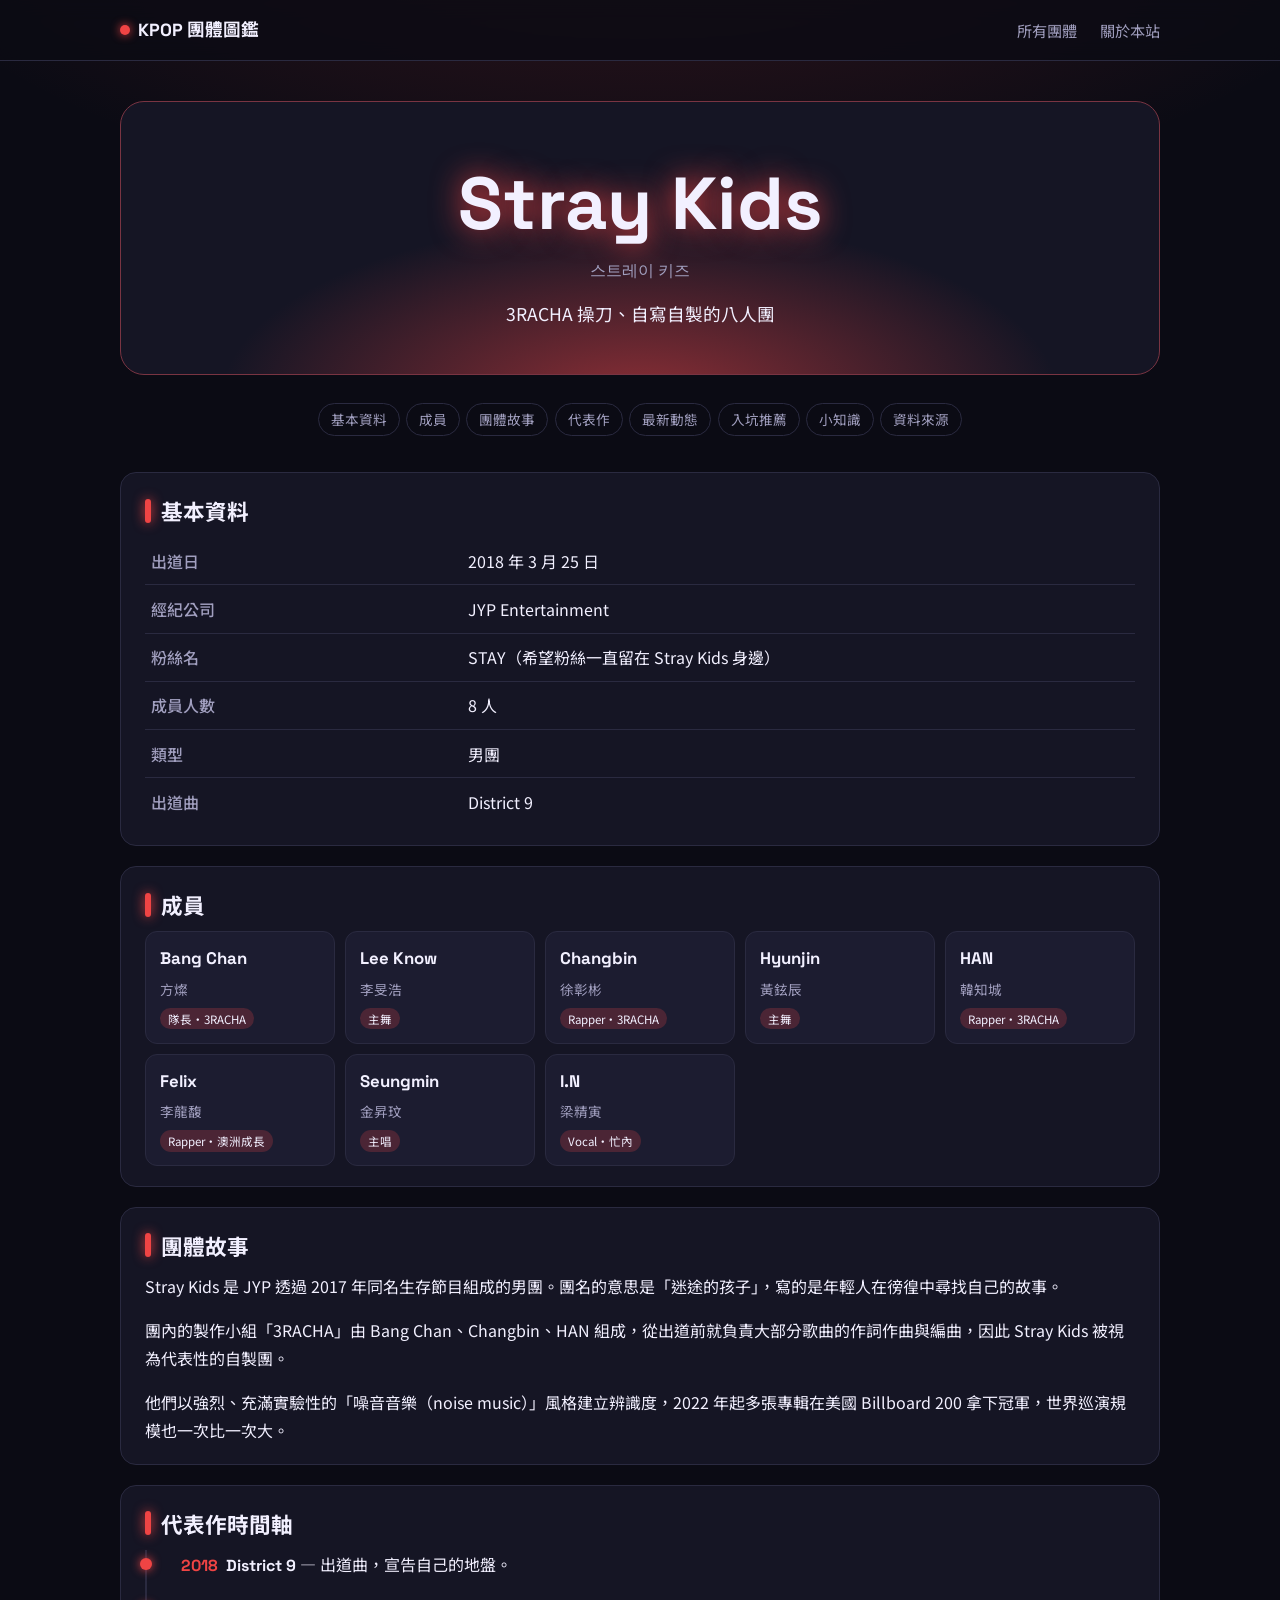
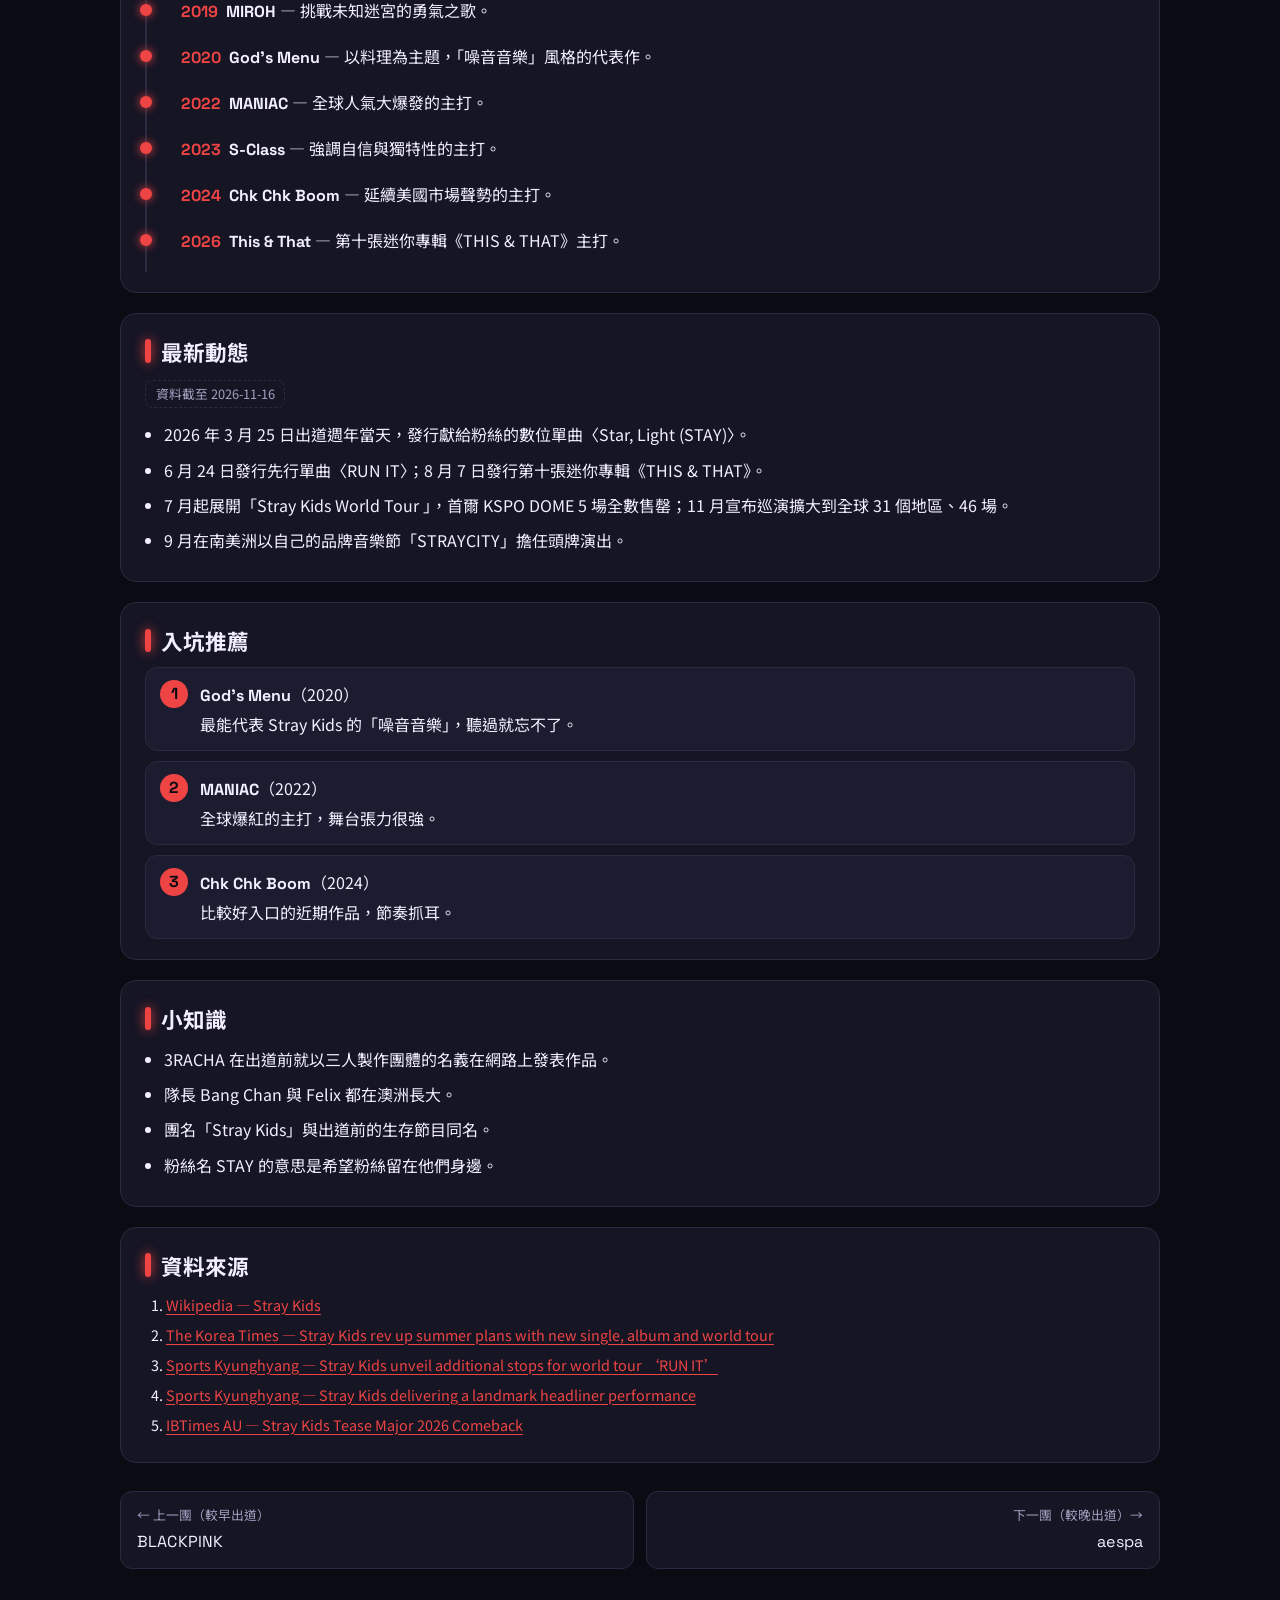
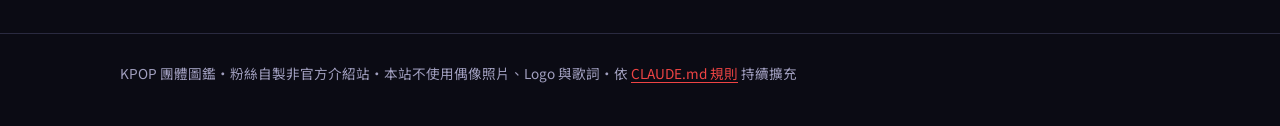
<file: groups/stray-kids.html>
<!DOCTYPE html>
<html lang="zh-Hant-TW">
<head>
  <meta charset="UTF-8">
  <meta name="viewport" content="width=device-width, initial-scale=1.0">
  <title>Stray Kids | KPOP 團體圖鑑</title>
  <meta name="description" content="Stray Kids 團體介紹：成員、代表作、最新動態與入坑推薦。">
  <link rel="preconnect" href="https://fonts.googleapis.com">
  <link rel="preconnect" href="https://fonts.gstatic.com" crossorigin>
  <link href="https://fonts.googleapis.com/css2?family=Noto+Sans+TC:wght@400;500;700&family=Space+Grotesk:wght@500;700&display=swap" rel="stylesheet">
  <link rel="stylesheet" href="../assets/css/style.css">
</head>
<body data-slug="stray-kids" style="--accent:#ef4444">

<header class="site-header">
  <div class="container">
    <a class="brand" href="../index.html"><span class="brand-dot"></span>KPOP 團體圖鑑</a>
    <nav class="site-nav">
      <a href="../index.html">所有團體</a>
      <a href="../about.html">關於本站</a>
    </nav>
  </div>
</header>

<main class="container">

  <section id="hero" class="hero-glow">
    <h1>Stray Kids</h1>
    <p class="names">스트레이 키즈</p>
    <p class="tagline">3RACHA 操刀、自寫自製的八人團</p>
  </section>

  <nav class="toc" aria-label="本頁目錄">
    <a href="#profile">基本資料</a><a href="#members">成員</a><a href="#story">團體故事</a>
    <a href="#discography">代表作</a><a href="#latest">最新動態</a><a href="#starter">入坑推薦</a>
    <a href="#trivia">小知識</a><a href="#sources">資料來源</a>
  </nav>

  <section id="profile" class="section">
    <h2>基本資料</h2>
    <table class="profile-table">
      <tr><th>出道日</th><td>2018 年 3 月 25 日</td></tr>
      <tr><th>經紀公司</th><td>JYP Entertainment</td></tr>
      <tr><th>粉絲名</th><td>STAY（希望粉絲一直留在 Stray Kids 身邊）</td></tr>
      <tr><th>成員人數</th><td>8 人</td></tr>
      <tr><th>類型</th><td>男團</td></tr>
      <tr><th>出道曲</th><td>District 9</td></tr>
    </table>
  </section>

  <section id="members" class="section">
    <h2>成員</h2>
    <ul class="members">
      <li class="member"><strong>Bang Chan</strong><span class="real">方燦</span><br><span class="role">隊長・3RACHA</span></li>
      <li class="member"><strong>Lee Know</strong><span class="real">李旻浩</span><br><span class="role">主舞</span></li>
      <li class="member"><strong>Changbin</strong><span class="real">徐彰彬</span><br><span class="role">Rapper・3RACHA</span></li>
      <li class="member"><strong>Hyunjin</strong><span class="real">黃鉉辰</span><br><span class="role">主舞</span></li>
      <li class="member"><strong>HAN</strong><span class="real">韓知城</span><br><span class="role">Rapper・3RACHA</span></li>
      <li class="member"><strong>Felix</strong><span class="real">李龍馥</span><br><span class="role">Rapper・澳洲成長</span></li>
      <li class="member"><strong>Seungmin</strong><span class="real">金昇玟</span><br><span class="role">主唱</span></li>
      <li class="member"><strong>I.N</strong><span class="real">梁精寅</span><br><span class="role">Vocal・忙內</span></li>
    </ul>
  </section>

  <section id="story" class="section">
    <h2>團體故事</h2>
    <p>Stray Kids 是 JYP 透過 2017 年同名生存節目組成的男團。團名的意思是「迷途的孩子」，寫的是年輕人在徬徨中尋找自己的故事。</p>
    <p>團內的製作小組「3RACHA」由 Bang Chan、Changbin、HAN 組成，從出道前就負責大部分歌曲的作詞作曲與編曲，因此 Stray Kids 被視為代表性的自製團。</p>
    <p>他們以強烈、充滿實驗性的「噪音音樂（noise music）」風格建立辨識度，2022 年起多張專輯在美國 Billboard 200 拿下冠軍，世界巡演規模也一次比一次大。</p>
  </section>

  <section id="discography" class="section">
    <h2>代表作時間軸</h2>
    <ol class="timeline">
      <li><span class="year">2018</span><span class="work">District 9</span> — 出道曲，宣告自己的地盤。</li>
      <li><span class="year">2019</span><span class="work">MIROH</span> — 挑戰未知迷宮的勇氣之歌。</li>
      <li><span class="year">2020</span><span class="work">God&#x27;s Menu</span> — 以料理為主題，「噪音音樂」風格的代表作。</li>
      <li><span class="year">2022</span><span class="work">MANIAC</span> — 全球人氣大爆發的主打。</li>
      <li><span class="year">2023</span><span class="work">S-Class</span> — 強調自信與獨特性的主打。</li>
      <li><span class="year">2024</span><span class="work">Chk Chk Boom</span> — 延續美國市場聲勢的主打。</li>
      <li><span class="year">2026</span><span class="work">This &amp; That</span> — 第十張迷你專輯《THIS & THAT》主打。</li>
    </ol>
  </section>

  <section id="latest" class="section">
    <h2>最新動態</h2>
    <span class="asof">資料截至 2026-11-16</span>
    <ul class="list">
      <li>2026 年 3 月 25 日出道週年當天，發行獻給粉絲的數位單曲〈Star, Light (STAY)〉。</li>
      <li>6 月 24 日發行先行單曲〈RUN IT〉；8 月 7 日發行第十張迷你專輯《THIS & THAT》。</li>
      <li>7 月起展開「Stray Kids World Tour <RUN IT>」，首爾 KSPO DOME 5 場全數售罄；11 月宣布巡演擴大到全球 31 個地區、46 場。</li>
      <li>9 月在南美洲以自己的品牌音樂節「STRAYCITY」擔任頭牌演出。</li>
    </ul>
  </section>

  <section id="starter" class="section">
    <h2>入坑推薦</h2>
    <ol class="starter">
      <li><span class="song">God&#x27;s Menu</span>（2020）<br>最能代表 Stray Kids 的「噪音音樂」，聽過就忘不了。</li>
      <li><span class="song">MANIAC</span>（2022）<br>全球爆紅的主打，舞台張力很強。</li>
      <li><span class="song">Chk Chk Boom</span>（2024）<br>比較好入口的近期作品，節奏抓耳。</li>
    </ol>
  </section>

  <section id="trivia" class="section">
    <h2>小知識</h2>
    <ul class="list">
      <li>3RACHA 在出道前就以三人製作團體的名義在網路上發表作品。</li>
      <li>隊長 Bang Chan 與 Felix 都在澳洲長大。</li>
      <li>團名「Stray Kids」與出道前的生存節目同名。</li>
      <li>粉絲名 STAY 的意思是希望粉絲留在他們身邊。</li>
    </ul>
  </section>

  <section id="sources" class="section sources">
    <h2>資料來源</h2>
    <ol>
      <li><a href="https://en.wikipedia.org/wiki/Stray_Kids" target="_blank" rel="noopener">Wikipedia — Stray Kids</a></li>
      <li><a href="https://www.koreatimes.co.kr/entertainment/k-pop/20260622/stray-kids-rev-up-summer-plans-with-new-single-album-and-world-tour" target="_blank" rel="noopener">The Korea Times — Stray Kids rev up summer plans with new single, album and world tour</a></li>
      <li><a href="https://sports.khan.co.kr/en/article/202611111025007" target="_blank" rel="noopener">Sports Kyunghyang — Stray Kids unveil additional stops for world tour ‘RUN IT’</a></li>
      <li><a href="https://sports.khan.co.kr/en/article/202609171036007" target="_blank" rel="noopener">Sports Kyunghyang — Stray Kids delivering a landmark headliner performance</a></li>
      <li><a href="https://ibtimes.com.au/video-stray-kids-tease-major-2026-comeback-album-world-tour-step-out-2026-plans-1864824" target="_blank" rel="noopener">IBTimes AU — Stray Kids Tease Major 2026 Comeback</a></li>
    </ol>
  </section>

  <nav class="pager" data-slug="stray-kids"></nav>
</main>

<footer class="site-footer">
  <div class="container">
    KPOP 團體圖鑑・粉絲自製非官方介紹站・本站不使用偶像照片、Logo 與歌詞・依 <a href="../about.html">CLAUDE.md 規則</a> 持續擴充
  </div>
</footer>

<script src="../assets/js/groups-data.js"></script>
<script src="../assets/js/main.js"></script>
</body>
</html>
</file>
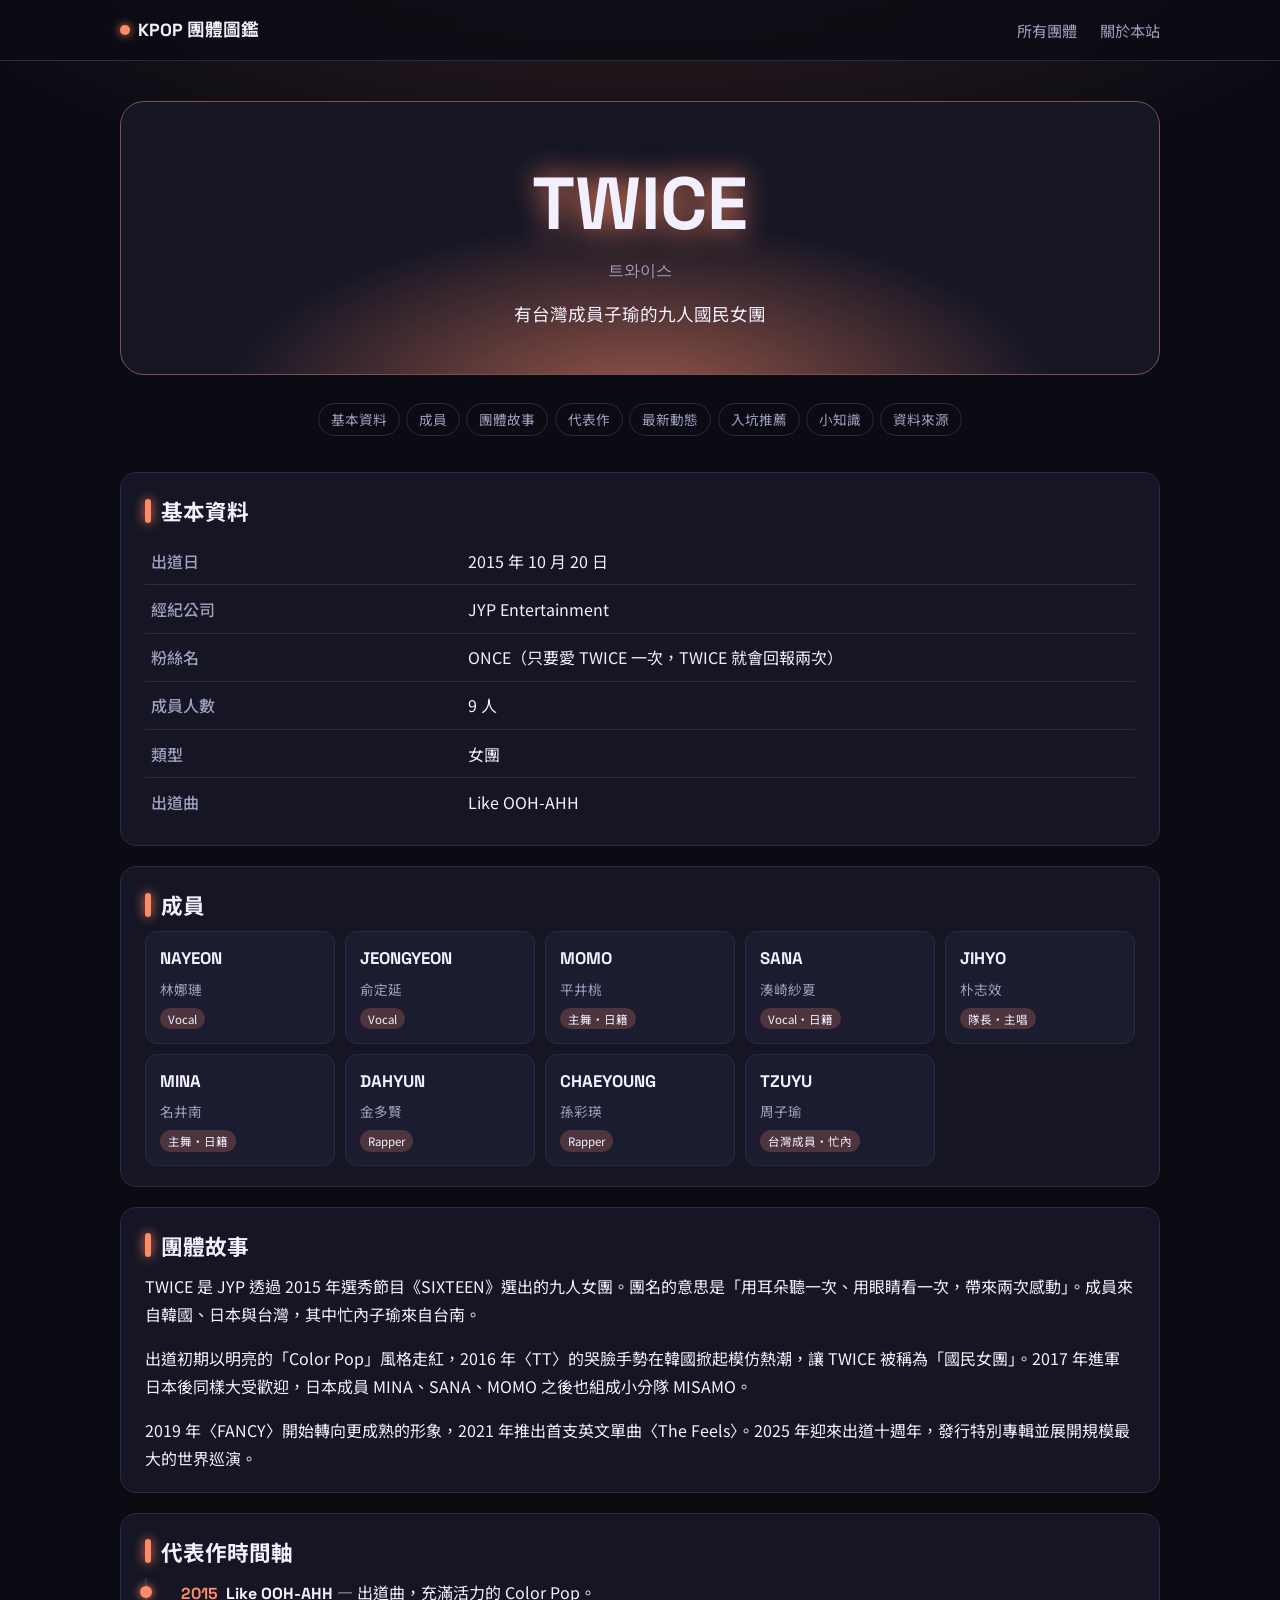
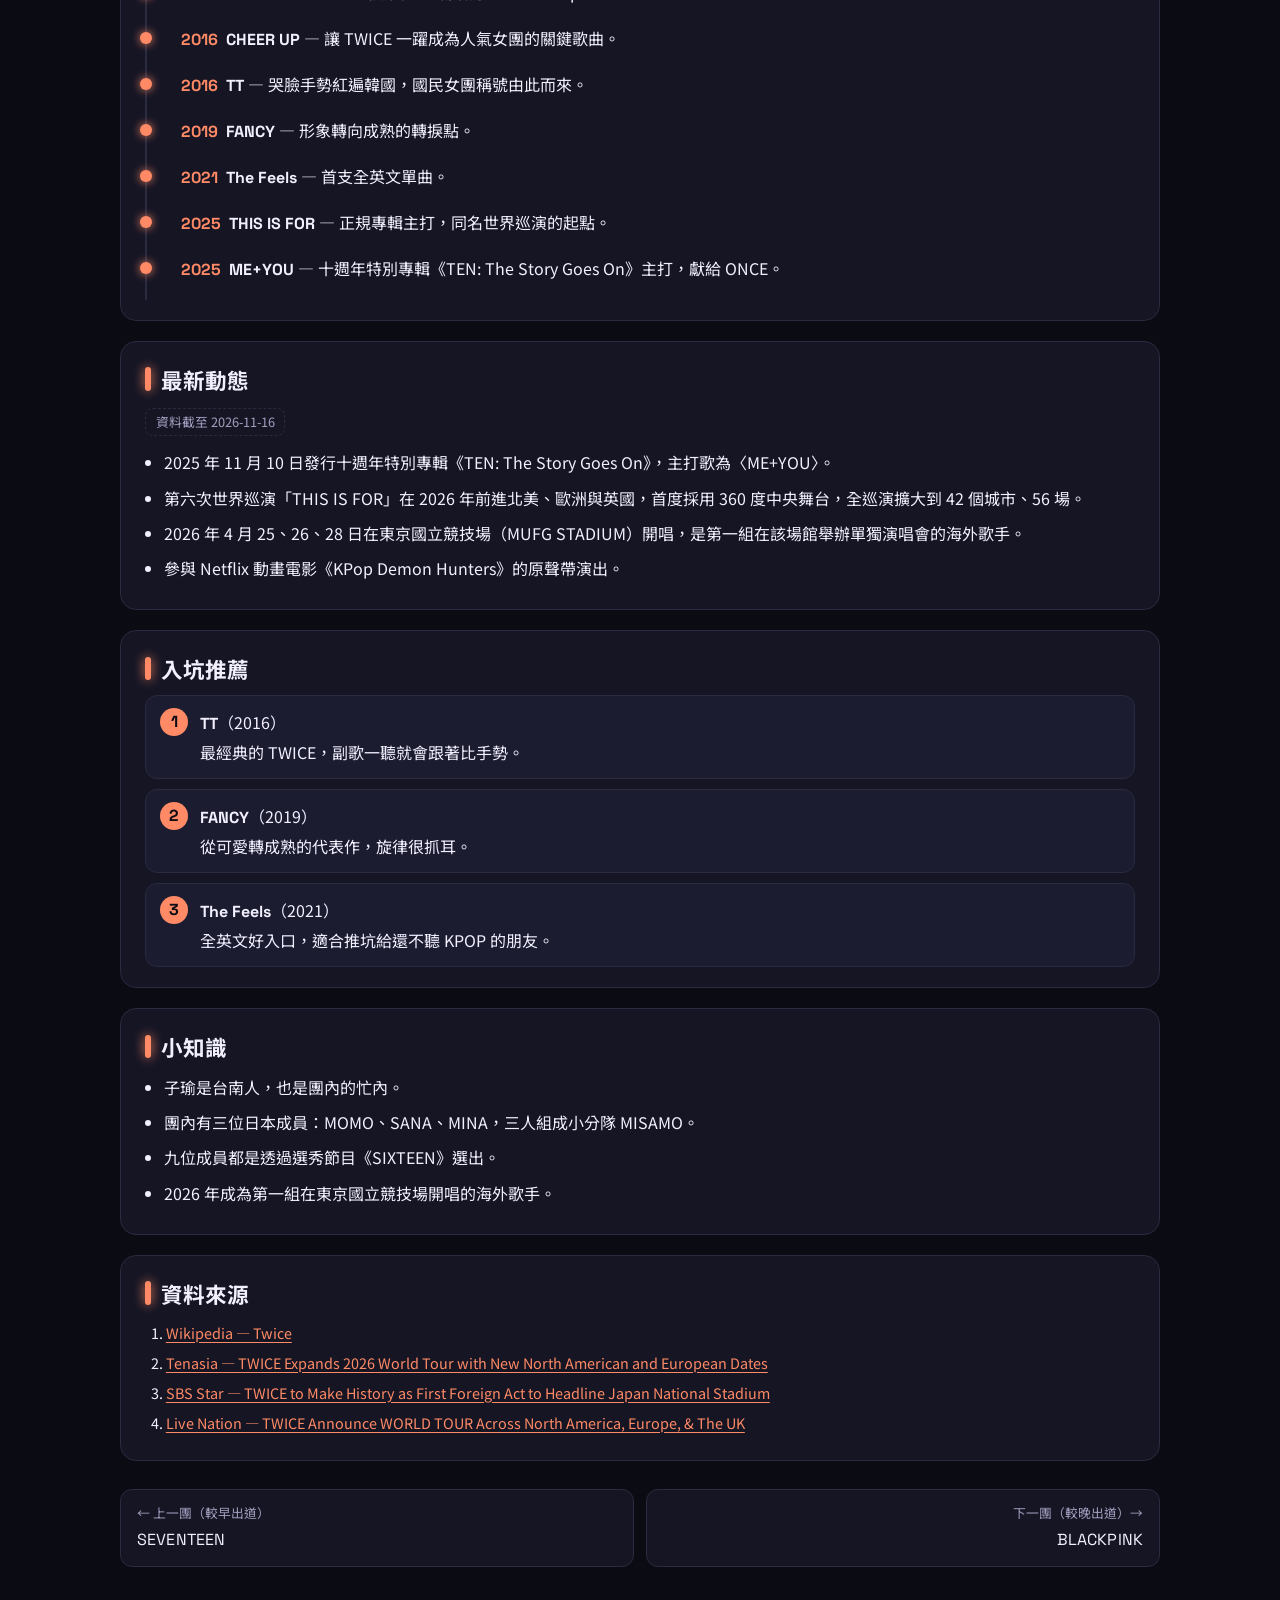
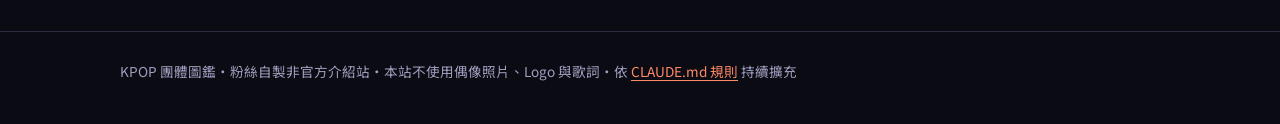
<file: groups/twice.html>
<!DOCTYPE html>
<html lang="zh-Hant-TW">
<head>
  <meta charset="UTF-8">
  <meta name="viewport" content="width=device-width, initial-scale=1.0">
  <title>TWICE | KPOP 團體圖鑑</title>
  <meta name="description" content="TWICE 團體介紹：成員、代表作、最新動態與入坑推薦。">
  <link rel="preconnect" href="https://fonts.googleapis.com">
  <link rel="preconnect" href="https://fonts.gstatic.com" crossorigin>
  <link href="https://fonts.googleapis.com/css2?family=Noto+Sans+TC:wght@400;500;700&family=Space+Grotesk:wght@500;700&display=swap" rel="stylesheet">
  <link rel="stylesheet" href="../assets/css/style.css">
</head>
<body data-slug="twice" style="--accent:#ff8a65">

<header class="site-header">
  <div class="container">
    <a class="brand" href="../index.html"><span class="brand-dot"></span>KPOP 團體圖鑑</a>
    <nav class="site-nav">
      <a href="../index.html">所有團體</a>
      <a href="../about.html">關於本站</a>
    </nav>
  </div>
</header>

<main class="container">

  <section id="hero" class="hero-glow">
    <h1>TWICE</h1>
    <p class="names">트와이스</p>
    <p class="tagline">有台灣成員子瑜的九人國民女團</p>
  </section>

  <nav class="toc" aria-label="本頁目錄">
    <a href="#profile">基本資料</a><a href="#members">成員</a><a href="#story">團體故事</a>
    <a href="#discography">代表作</a><a href="#latest">最新動態</a><a href="#starter">入坑推薦</a>
    <a href="#trivia">小知識</a><a href="#sources">資料來源</a>
  </nav>

  <section id="profile" class="section">
    <h2>基本資料</h2>
    <table class="profile-table">
      <tr><th>出道日</th><td>2015 年 10 月 20 日</td></tr>
      <tr><th>經紀公司</th><td>JYP Entertainment</td></tr>
      <tr><th>粉絲名</th><td>ONCE（只要愛 TWICE 一次，TWICE 就會回報兩次）</td></tr>
      <tr><th>成員人數</th><td>9 人</td></tr>
      <tr><th>類型</th><td>女團</td></tr>
      <tr><th>出道曲</th><td>Like OOH-AHH</td></tr>
    </table>
  </section>

  <section id="members" class="section">
    <h2>成員</h2>
    <ul class="members">
      <li class="member"><strong>NAYEON</strong><span class="real">林娜璉</span><br><span class="role">Vocal</span></li>
      <li class="member"><strong>JEONGYEON</strong><span class="real">俞定延</span><br><span class="role">Vocal</span></li>
      <li class="member"><strong>MOMO</strong><span class="real">平井桃</span><br><span class="role">主舞・日籍</span></li>
      <li class="member"><strong>SANA</strong><span class="real">湊崎紗夏</span><br><span class="role">Vocal・日籍</span></li>
      <li class="member"><strong>JIHYO</strong><span class="real">朴志效</span><br><span class="role">隊長・主唱</span></li>
      <li class="member"><strong>MINA</strong><span class="real">名井南</span><br><span class="role">主舞・日籍</span></li>
      <li class="member"><strong>DAHYUN</strong><span class="real">金多賢</span><br><span class="role">Rapper</span></li>
      <li class="member"><strong>CHAEYOUNG</strong><span class="real">孫彩瑛</span><br><span class="role">Rapper</span></li>
      <li class="member"><strong>TZUYU</strong><span class="real">周子瑜</span><br><span class="role">台灣成員・忙內</span></li>
    </ul>
  </section>

  <section id="story" class="section">
    <h2>團體故事</h2>
    <p>TWICE 是 JYP 透過 2015 年選秀節目《SIXTEEN》選出的九人女團。團名的意思是「用耳朵聽一次、用眼睛看一次，帶來兩次感動」。成員來自韓國、日本與台灣，其中忙內子瑜來自台南。</p>
    <p>出道初期以明亮的「Color Pop」風格走紅，2016 年〈TT〉的哭臉手勢在韓國掀起模仿熱潮，讓 TWICE 被稱為「國民女團」。2017 年進軍日本後同樣大受歡迎，日本成員 MINA、SANA、MOMO 之後也組成小分隊 MISAMO。</p>
    <p>2019 年〈FANCY〉開始轉向更成熟的形象，2021 年推出首支英文單曲〈The Feels〉。2025 年迎來出道十週年，發行特別專輯並展開規模最大的世界巡演。</p>
  </section>

  <section id="discography" class="section">
    <h2>代表作時間軸</h2>
    <ol class="timeline">
      <li><span class="year">2015</span><span class="work">Like OOH-AHH</span> — 出道曲，充滿活力的 Color Pop。</li>
      <li><span class="year">2016</span><span class="work">CHEER UP</span> — 讓 TWICE 一躍成為人氣女團的關鍵歌曲。</li>
      <li><span class="year">2016</span><span class="work">TT</span> — 哭臉手勢紅遍韓國，國民女團稱號由此而來。</li>
      <li><span class="year">2019</span><span class="work">FANCY</span> — 形象轉向成熟的轉捩點。</li>
      <li><span class="year">2021</span><span class="work">The Feels</span> — 首支全英文單曲。</li>
      <li><span class="year">2025</span><span class="work">THIS IS FOR</span> — 正規專輯主打，同名世界巡演的起點。</li>
      <li><span class="year">2025</span><span class="work">ME+YOU</span> — 十週年特別專輯《TEN: The Story Goes On》主打，獻給 ONCE。</li>
    </ol>
  </section>

  <section id="latest" class="section">
    <h2>最新動態</h2>
    <span class="asof">資料截至 2026-11-16</span>
    <ul class="list">
      <li>2025 年 11 月 10 日發行十週年特別專輯《TEN: The Story Goes On》，主打歌為〈ME+YOU〉。</li>
      <li>第六次世界巡演「THIS IS FOR」在 2026 年前進北美、歐洲與英國，首度採用 360 度中央舞台，全巡演擴大到 42 個城市、56 場。</li>
      <li>2026 年 4 月 25、26、28 日在東京國立競技場（MUFG STADIUM）開唱，是第一組在該場館舉辦單獨演唱會的海外歌手。</li>
      <li>參與 Netflix 動畫電影《KPop Demon Hunters》的原聲帶演出。</li>
    </ul>
  </section>

  <section id="starter" class="section">
    <h2>入坑推薦</h2>
    <ol class="starter">
      <li><span class="song">TT</span>（2016）<br>最經典的 TWICE，副歌一聽就會跟著比手勢。</li>
      <li><span class="song">FANCY</span>（2019）<br>從可愛轉成熟的代表作，旋律很抓耳。</li>
      <li><span class="song">The Feels</span>（2021）<br>全英文好入口，適合推坑給還不聽 KPOP 的朋友。</li>
    </ol>
  </section>

  <section id="trivia" class="section">
    <h2>小知識</h2>
    <ul class="list">
      <li>子瑜是台南人，也是團內的忙內。</li>
      <li>團內有三位日本成員：MOMO、SANA、MINA，三人組成小分隊 MISAMO。</li>
      <li>九位成員都是透過選秀節目《SIXTEEN》選出。</li>
      <li>2026 年成為第一組在東京國立競技場開唱的海外歌手。</li>
    </ul>
  </section>

  <section id="sources" class="section sources">
    <h2>資料來源</h2>
    <ol>
      <li><a href="https://en.wikipedia.org/wiki/Twice" target="_blank" rel="noopener">Wikipedia — Twice</a></li>
      <li><a href="https://www.tenasia.com/amp/2025100228324" target="_blank" rel="noopener">Tenasia — TWICE Expands 2026 World Tour with New North American and European Dates</a></li>
      <li><a href="https://sbsstar.net/article/N1008359738/twice-to-make-history-as-first-foreign-act-to-headline-japan-national-stadium" target="_blank" rel="noopener">SBS Star — TWICE to Make History as First Foreign Act to Headline Japan National Stadium</a></li>
      <li><a href="https://www.livenationentertainment.com/2025/09/k-pop-superstars-twice-announce-world-tour-across-north-america-europe-the-uk" target="_blank" rel="noopener">Live Nation — TWICE Announce WORLD TOUR Across North America, Europe, &amp; The UK</a></li>
    </ol>
  </section>

  <nav class="pager" data-slug="twice"></nav>
</main>

<footer class="site-footer">
  <div class="container">
    KPOP 團體圖鑑・粉絲自製非官方介紹站・本站不使用偶像照片、Logo 與歌詞・依 <a href="../about.html">CLAUDE.md 規則</a> 持續擴充
  </div>
</footer>

<script src="../assets/js/groups-data.js"></script>
<script src="../assets/js/main.js"></script>
</body>
</html>
</file>
<file: assets/css/style.css>
/* =========================================================
   KPOP 團體圖鑑 — 全站唯一樣式檔
   規則見 CLAUDE.md 第 4 節。新增樣式請放進對應區段。
   ========================================================= */

/* ---------- 1. Tokens ---------- */
:root {
  --bg: #0b0b14;
  --surface: #151524;
  --surface-2: #1c1c30;
  --line: #2a2a40;
  --text: #f2f0ff;
  --muted: #a19fbf;
  --accent: #c084fc;           /* 預設主色；團體頁會覆寫 */
  --radius: 16px;
  --font-zh: "Noto Sans TC", system-ui, -apple-system, "PingFang TC", "Microsoft JhengHei", sans-serif;
  --font-en: "Space Grotesk", var(--font-zh);
  --max: 1080px;
}

/* ---------- 2. Base ---------- */
*, *::before, *::after { box-sizing: border-box; }
html { scroll-behavior: smooth; }
body {
  margin: 0;
  background:
    radial-gradient(1200px 600px at 50% -200px, color-mix(in srgb, var(--accent) 22%, transparent), transparent 70%),
    var(--bg);
  background-repeat: no-repeat;
  color: var(--text);
  font-family: var(--font-zh);
  line-height: 1.75;
  -webkit-font-smoothing: antialiased;
}
a { color: var(--accent); text-underline-offset: 3px; }
a:hover { filter: brightness(1.2); }
h1, h2, h3 { line-height: 1.25; margin: 0 0 .6em; }
h2 {
  font-size: 1.35rem;
  display: flex; align-items: center; gap: .6rem;
}
h2::before {
  content: ""; width: 6px; height: 1.1em; border-radius: 3px;
  background: var(--accent);
  box-shadow: 0 0 12px var(--accent);
}
.container { max-width: var(--max); margin: 0 auto; padding: 0 20px; }
.en { font-family: var(--font-en); letter-spacing: .01em; }
.muted { color: var(--muted); }

/* ---------- 3. Header / Footer ---------- */
.site-header {
  position: sticky; top: 0; z-index: 10;
  background: color-mix(in srgb, var(--bg) 82%, transparent);
  backdrop-filter: blur(10px);
  border-bottom: 1px solid var(--line);
}
.site-header .container {
  display: flex; align-items: center; justify-content: space-between;
  height: 60px;
}
.brand {
  font-family: var(--font-en); font-weight: 700; font-size: 1.1rem;
  color: var(--text); text-decoration: none;
  display: flex; align-items: center; gap: .5rem;
}
.brand-dot {
  width: 10px; height: 10px; border-radius: 50%;
  background: var(--accent); box-shadow: 0 0 10px var(--accent);
}
.site-nav a {
  color: var(--muted); text-decoration: none; margin-left: 1.2rem; font-size: .95rem;
}
.site-nav a:hover, .site-nav a[aria-current="page"] { color: var(--text); }

.site-footer {
  border-top: 1px solid var(--line);
  margin-top: 64px; padding: 28px 0 40px;
  color: var(--muted); font-size: .85rem;
}

/* ---------- 4. Home: hero + filters + card grid ---------- */
.home-hero { padding: 72px 0 32px; text-align: center; }
.home-hero h1 {
  font-family: var(--font-en); font-size: clamp(2.2rem, 6vw, 3.8rem);
  margin-bottom: .3em;
}
.home-hero h1 span {
  background: linear-gradient(90deg, #f472b6, #a855f7, #38bdf8);
  -webkit-background-clip: text; background-clip: text; color: transparent;
}
.home-hero p { color: var(--muted); max-width: 560px; margin: 0 auto; }

.filters {
  display: flex; flex-wrap: wrap; gap: .5rem; justify-content: center;
  margin: 28px 0 32px;
}
.chip {
  border: 1px solid var(--line); background: var(--surface);
  color: var(--muted); font: inherit; font-size: .9rem;
  padding: .35rem .95rem; border-radius: 999px; cursor: pointer;
  transition: all .15s;
}
.chip:hover { color: var(--text); border-color: var(--muted); }
.chip[aria-pressed="true"] {
  color: var(--bg); background: var(--text); border-color: var(--text);
}
.filter-label { color: var(--muted); font-size: .85rem; align-self: center; margin: 0 .25rem 0 .75rem; }

.grid {
  display: grid; gap: 18px;
  grid-template-columns: repeat(auto-fill, minmax(240px, 1fr));
}
.card {
  --c: var(--accent);
  position: relative; overflow: hidden;
  display: block; text-decoration: none; color: var(--text);
  background: var(--surface); border: 1px solid var(--line);
  border-radius: var(--radius);
  transition: transform .2s, border-color .2s, box-shadow .2s;
}
.card:hover {
  transform: translateY(-4px);
  border-color: var(--c);
  box-shadow: 0 10px 40px -12px var(--c);
  filter: none;
}
.card-glow {
  height: 130px; display: grid; place-items: center;
  background:
    radial-gradient(circle at 50% 120%, var(--c), transparent 65%),
    linear-gradient(180deg, var(--surface-2), var(--surface));
  font-family: var(--font-en); font-weight: 700; font-size: 1.9rem;
  text-shadow: 0 0 18px var(--c);
}
.card-body { padding: 14px 16px 16px; }
.card-body h3 { font-family: var(--font-en); font-size: 1.15rem; margin: 0; }
.card-body .ko { color: var(--muted); font-size: .85rem; }
.card-body p { margin: .4rem 0 .7rem; font-size: .92rem; }
.card-meta { display: flex; flex-wrap: wrap; gap: .4rem; }
.tag {
  font-size: .75rem; padding: .1rem .55rem; border-radius: 999px;
  border: 1px solid var(--line); color: var(--muted);
}
.empty { text-align: center; color: var(--muted); padding: 40px 0; }

/* ---------- 5. Group page ---------- */
.hero-glow {
  margin: 40px 0 28px; padding: 56px 24px 44px;
  border-radius: 24px; text-align: center;
  border: 1px solid color-mix(in srgb, var(--accent) 40%, var(--line));
  background:
    radial-gradient(600px 260px at 50% 110%, color-mix(in srgb, var(--accent) 55%, transparent), transparent 70%),
    var(--surface);
}
.hero-glow h1 {
  font-family: var(--font-en); font-size: clamp(2.4rem, 8vw, 4.6rem);
  margin: 0; text-shadow: 0 0 30px var(--accent);
}
.hero-glow .names { color: var(--muted); margin: .3rem 0 1rem; }
.hero-glow .tagline { font-size: 1.1rem; margin: 0; }

.toc {
  display: flex; flex-wrap: wrap; gap: .4rem; justify-content: center;
  margin-bottom: 36px;
}
.toc a {
  font-size: .85rem; color: var(--muted); text-decoration: none;
  padding: .25rem .75rem; border: 1px solid var(--line); border-radius: 999px;
}
.toc a:hover { color: var(--text); border-color: var(--accent); filter: none; }

.section {
  background: var(--surface); border: 1px solid var(--line);
  border-radius: var(--radius); padding: 24px 24px 20px;
  margin-bottom: 20px; scroll-margin-top: 80px;
}
.section p { margin: 0 0 1em; }
.section p:last-child { margin-bottom: 0; }

.profile-table { width: 100%; border-collapse: collapse; }
.profile-table th, .profile-table td {
  text-align: left; padding: .6rem .4rem; border-bottom: 1px solid var(--line);
}
.profile-table tr:last-child th, .profile-table tr:last-child td { border-bottom: none; }
.profile-table th { width: 32%; color: var(--muted); font-weight: 500; }

.members {
  list-style: none; padding: 0; margin: 0;
  display: grid; gap: 10px;
  grid-template-columns: repeat(auto-fill, minmax(180px, 1fr));
}
.member {
  background: var(--surface-2); border: 1px solid var(--line);
  border-radius: 12px; padding: 12px 14px;
}
.member strong { font-family: var(--font-en); font-size: 1.05rem; display: block; }
.member .real { color: var(--muted); font-size: .85rem; }
.member .role {
  display: inline-block; margin-top: 6px; font-size: .72rem;
  padding: .05rem .5rem; border-radius: 999px;
  background: color-mix(in srgb, var(--accent) 22%, transparent);
  color: var(--text);
}

.timeline { list-style: none; margin: 0; padding: 0 0 0 18px; border-left: 2px solid var(--line); }
.timeline li { position: relative; padding: 0 0 16px 16px; }
.timeline li::before {
  content: ""; position: absolute; left: -25px; top: .55em;
  width: 12px; height: 12px; border-radius: 50%;
  background: var(--accent); box-shadow: 0 0 10px var(--accent);
}
.timeline .year { font-family: var(--font-en); color: var(--accent); font-weight: 700; margin-right: .5rem; }
.timeline .work { font-family: var(--font-en); font-weight: 700; }

.asof {
  display: inline-block; font-size: .8rem; color: var(--muted);
  border: 1px dashed var(--line); padding: .1rem .6rem; border-radius: 8px;
  margin-bottom: .8rem;
}
.section ul.list { margin: 0; padding-left: 1.2rem; }
.section ul.list li { margin-bottom: .45rem; }

.starter { list-style: none; padding: 0; margin: 0; display: grid; gap: 10px; counter-reset: s; }
.starter li {
  counter-increment: s;
  background: var(--surface-2); border: 1px solid var(--line);
  border-radius: 12px; padding: 12px 14px 12px 54px; position: relative;
}
.starter li::before {
  content: counter(s); position: absolute; left: 14px; top: 12px;
  width: 28px; height: 28px; border-radius: 50%;
  display: grid; place-items: center;
  background: var(--accent); color: var(--bg); font-weight: 700; font-family: var(--font-en);
}
.starter .song { font-family: var(--font-en); font-weight: 700; }

.sources ol { margin: 0; padding-left: 1.3rem; font-size: .9rem; }
.sources li { margin-bottom: .3rem; word-break: break-all; }

.pager {
  display: flex; justify-content: space-between; gap: 12px; margin-top: 28px;
}
.pager a {
  flex: 1; text-decoration: none; color: var(--text);
  background: var(--surface); border: 1px solid var(--line);
  border-radius: 12px; padding: 12px 16px;
}
.pager a:hover { border-color: var(--accent); filter: none; }
.pager .dir { display: block; color: var(--muted); font-size: .8rem; }
.pager .next { text-align: right; }
.pager .placeholder { flex: 1; }

/* ---------- 6. About page ---------- */
.prose { max-width: 760px; margin: 40px auto 0; }
.prose h1 { font-size: 2rem; }
.prose h2 { margin-top: 1.8em; }
.prose code {
  background: var(--surface-2); border: 1px solid var(--line);
  padding: .05rem .4rem; border-radius: 6px; font-size: .9em;
}
.prose pre {
  background: var(--surface); border: 1px solid var(--line);
  padding: 14px 16px; border-radius: 12px; overflow-x: auto; font-size: .88rem; line-height: 1.6;
}
.steps { counter-reset: st; list-style: none; padding: 0; }
.steps li {
  counter-increment: st; position: relative; padding: 0 0 14px 44px;
}
.steps li::before {
  content: counter(st); position: absolute; left: 0; top: 0;
  width: 30px; height: 30px; border-radius: 50%;
  border: 1px solid var(--accent); color: var(--accent);
  display: grid; place-items: center; font-family: var(--font-en); font-weight: 700;
}

/* ---------- 7. Responsive ---------- */
@media (max-width: 600px) {
  .site-nav a { margin-left: .8rem; }
  .section { padding: 20px 16px 16px; }
  .profile-table th { width: 40%; }
  .pager { flex-direction: column; }
  .filter-label { width: 100%; text-align: center; margin: .4rem 0 0; }
}
</file>
